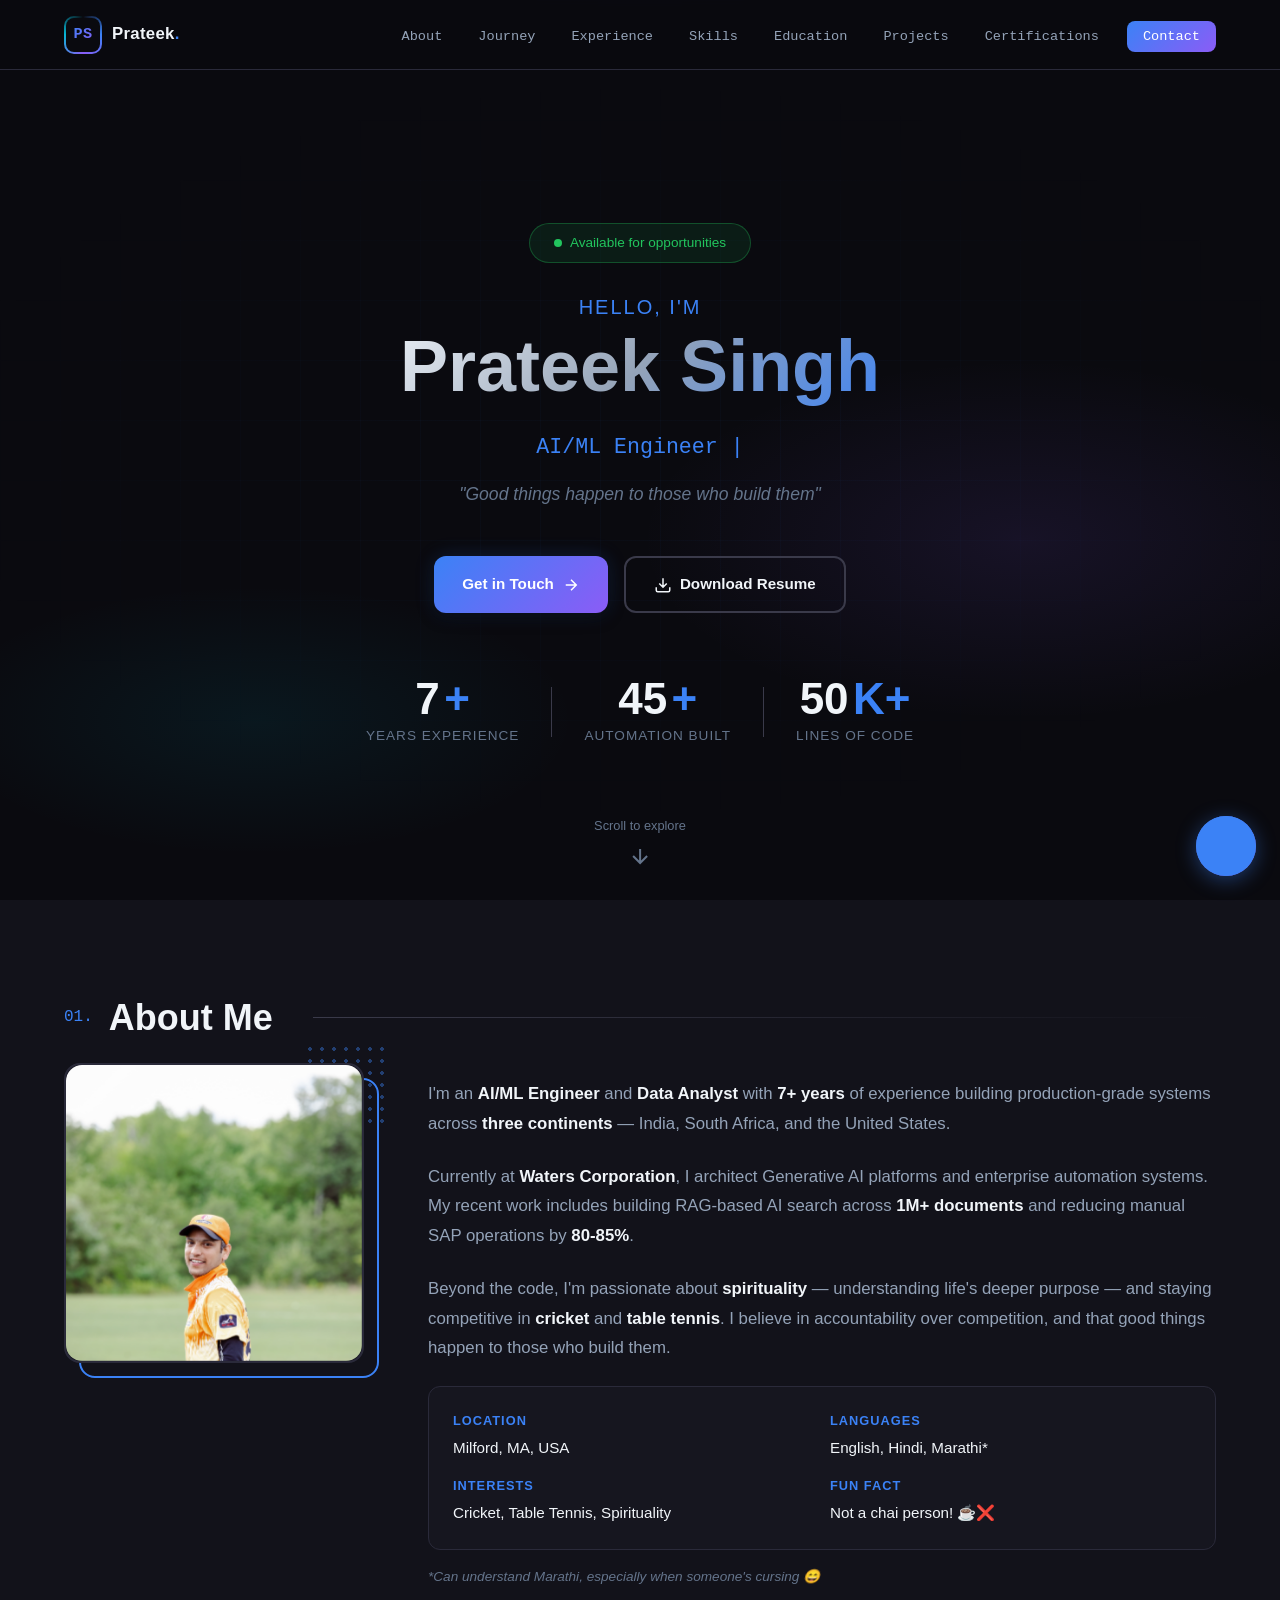
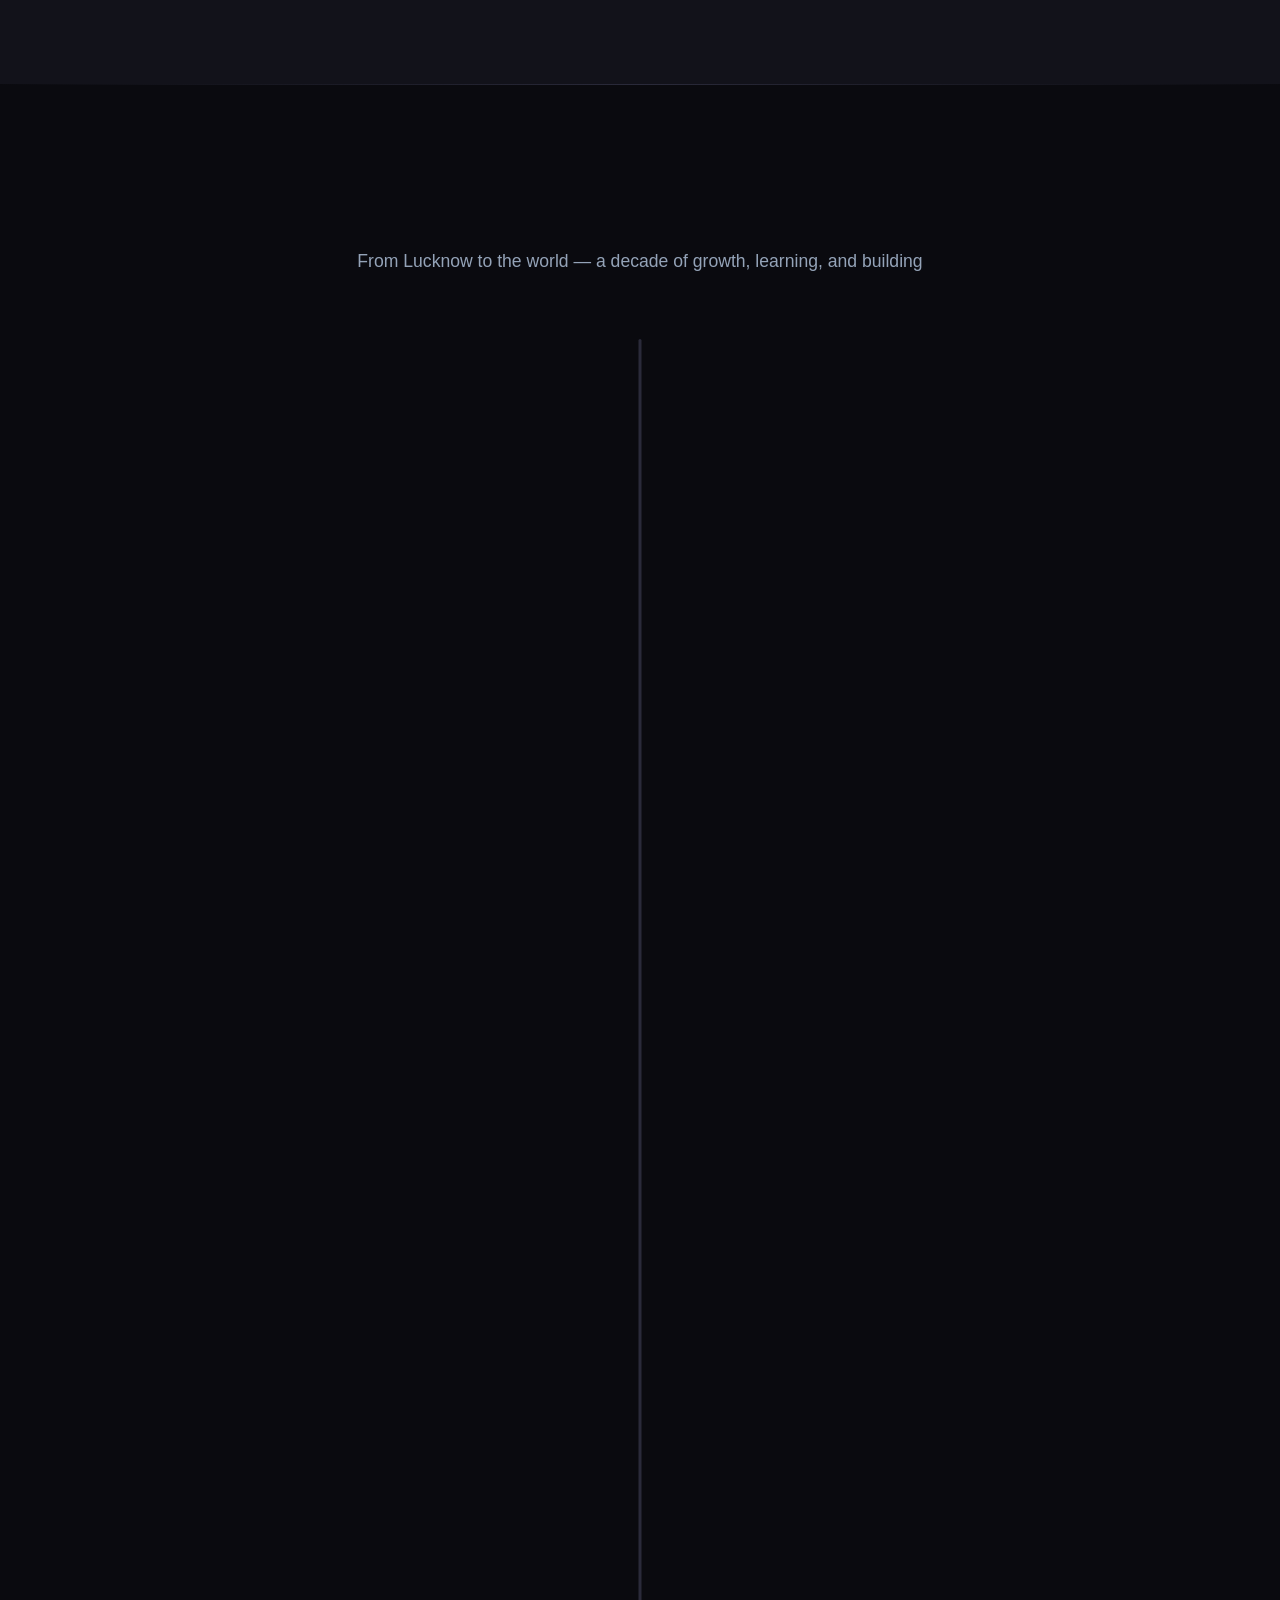
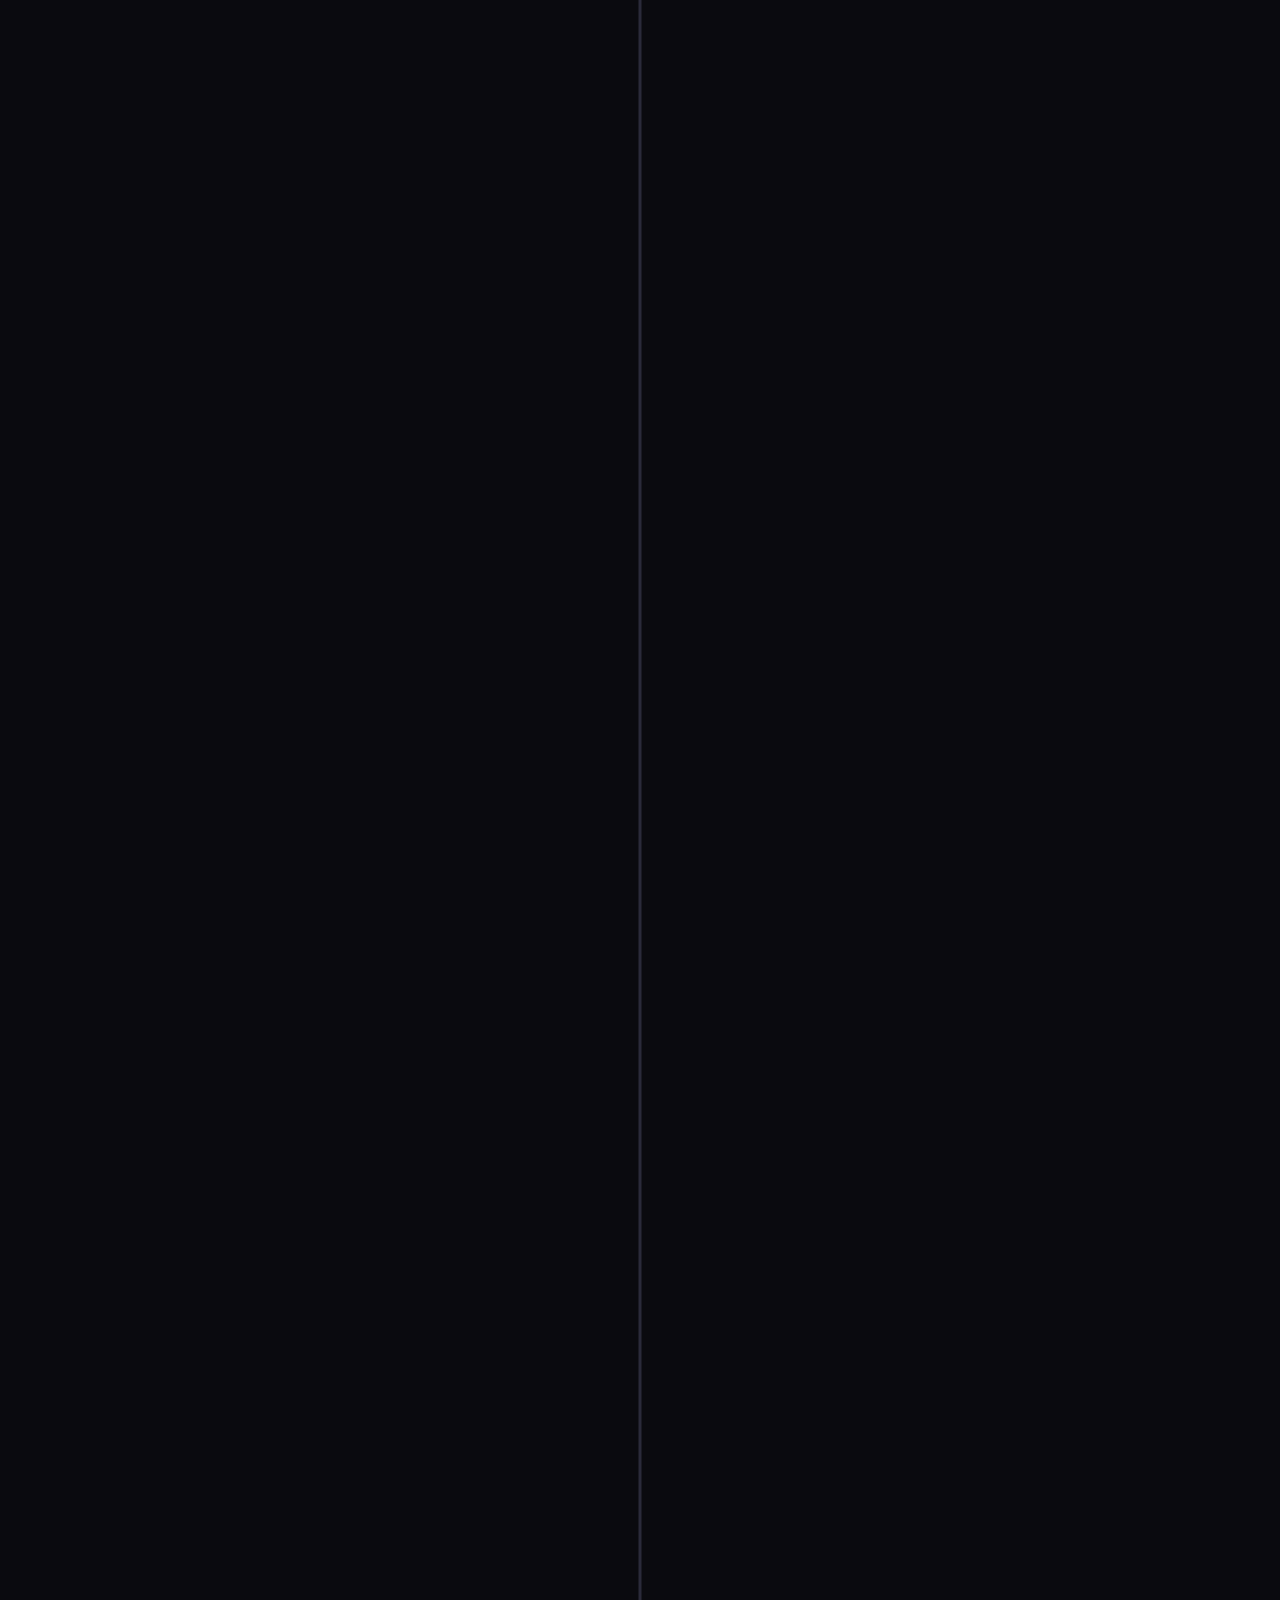
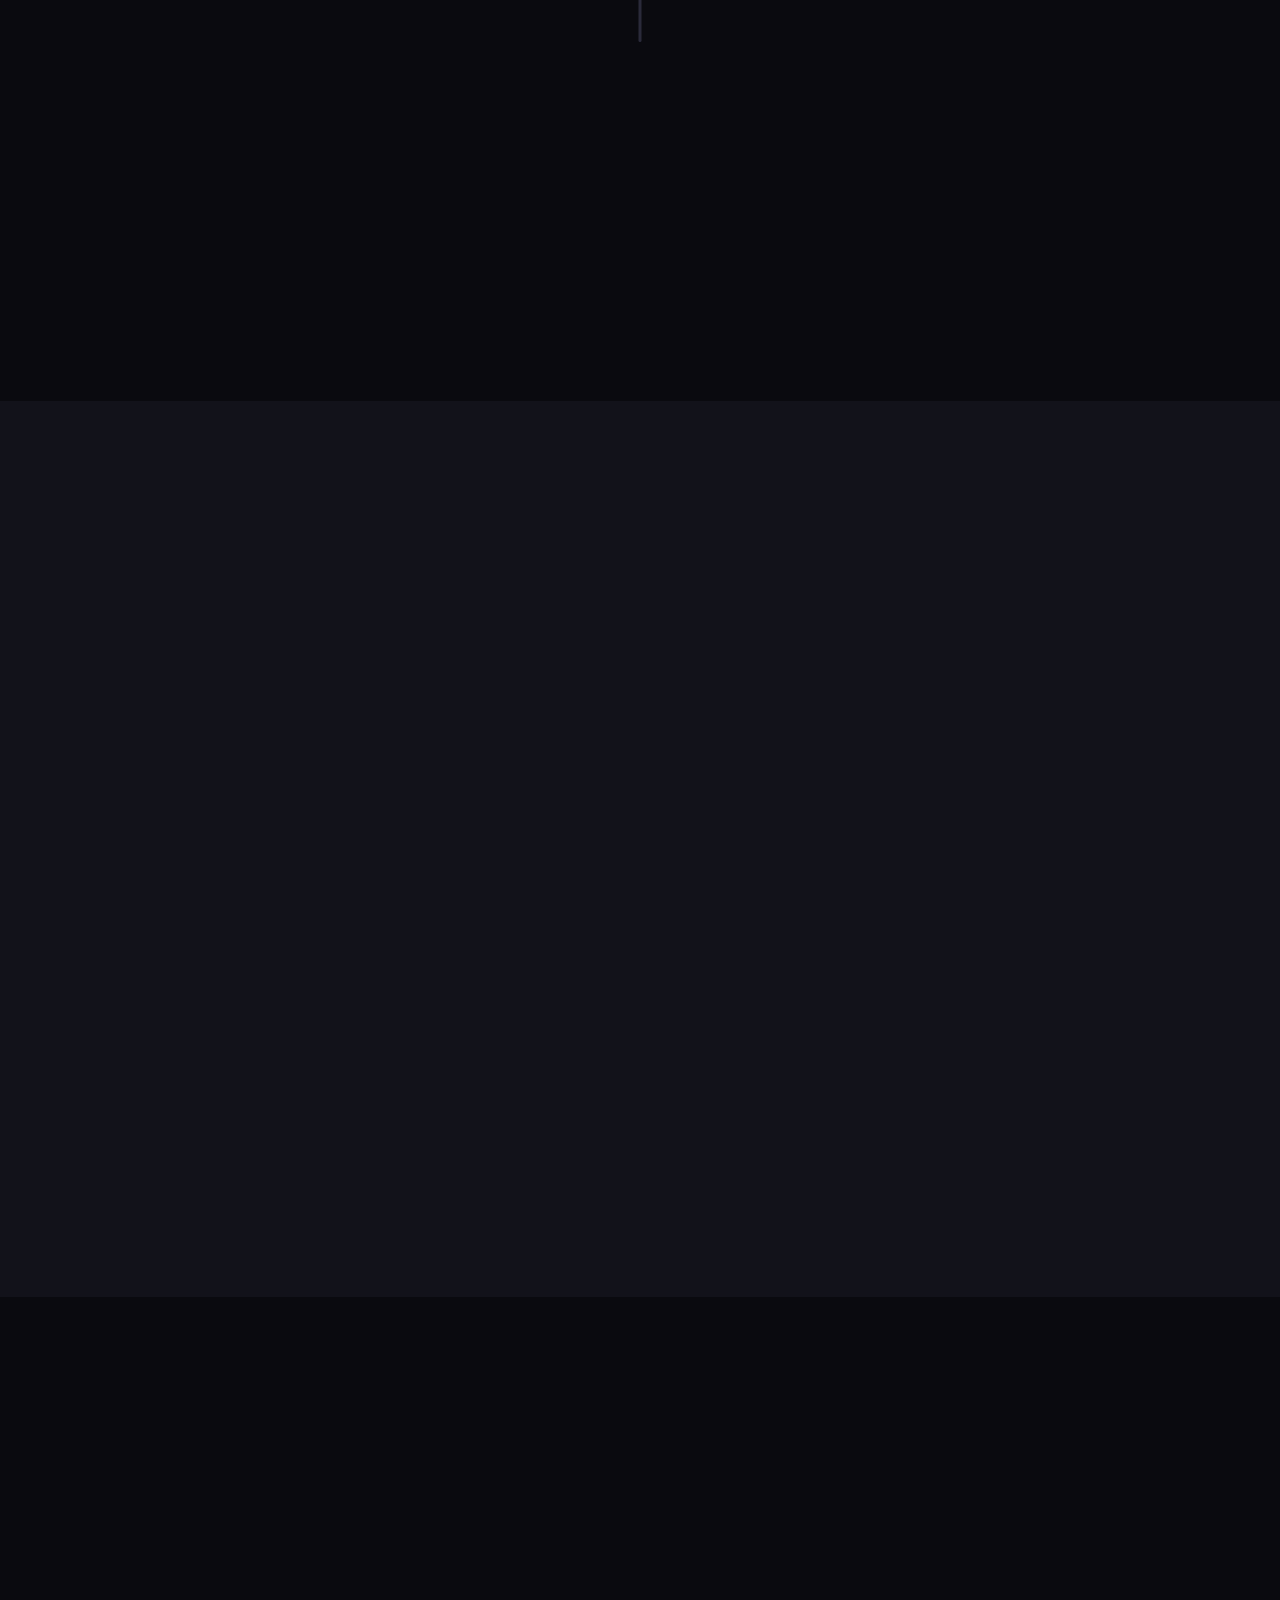
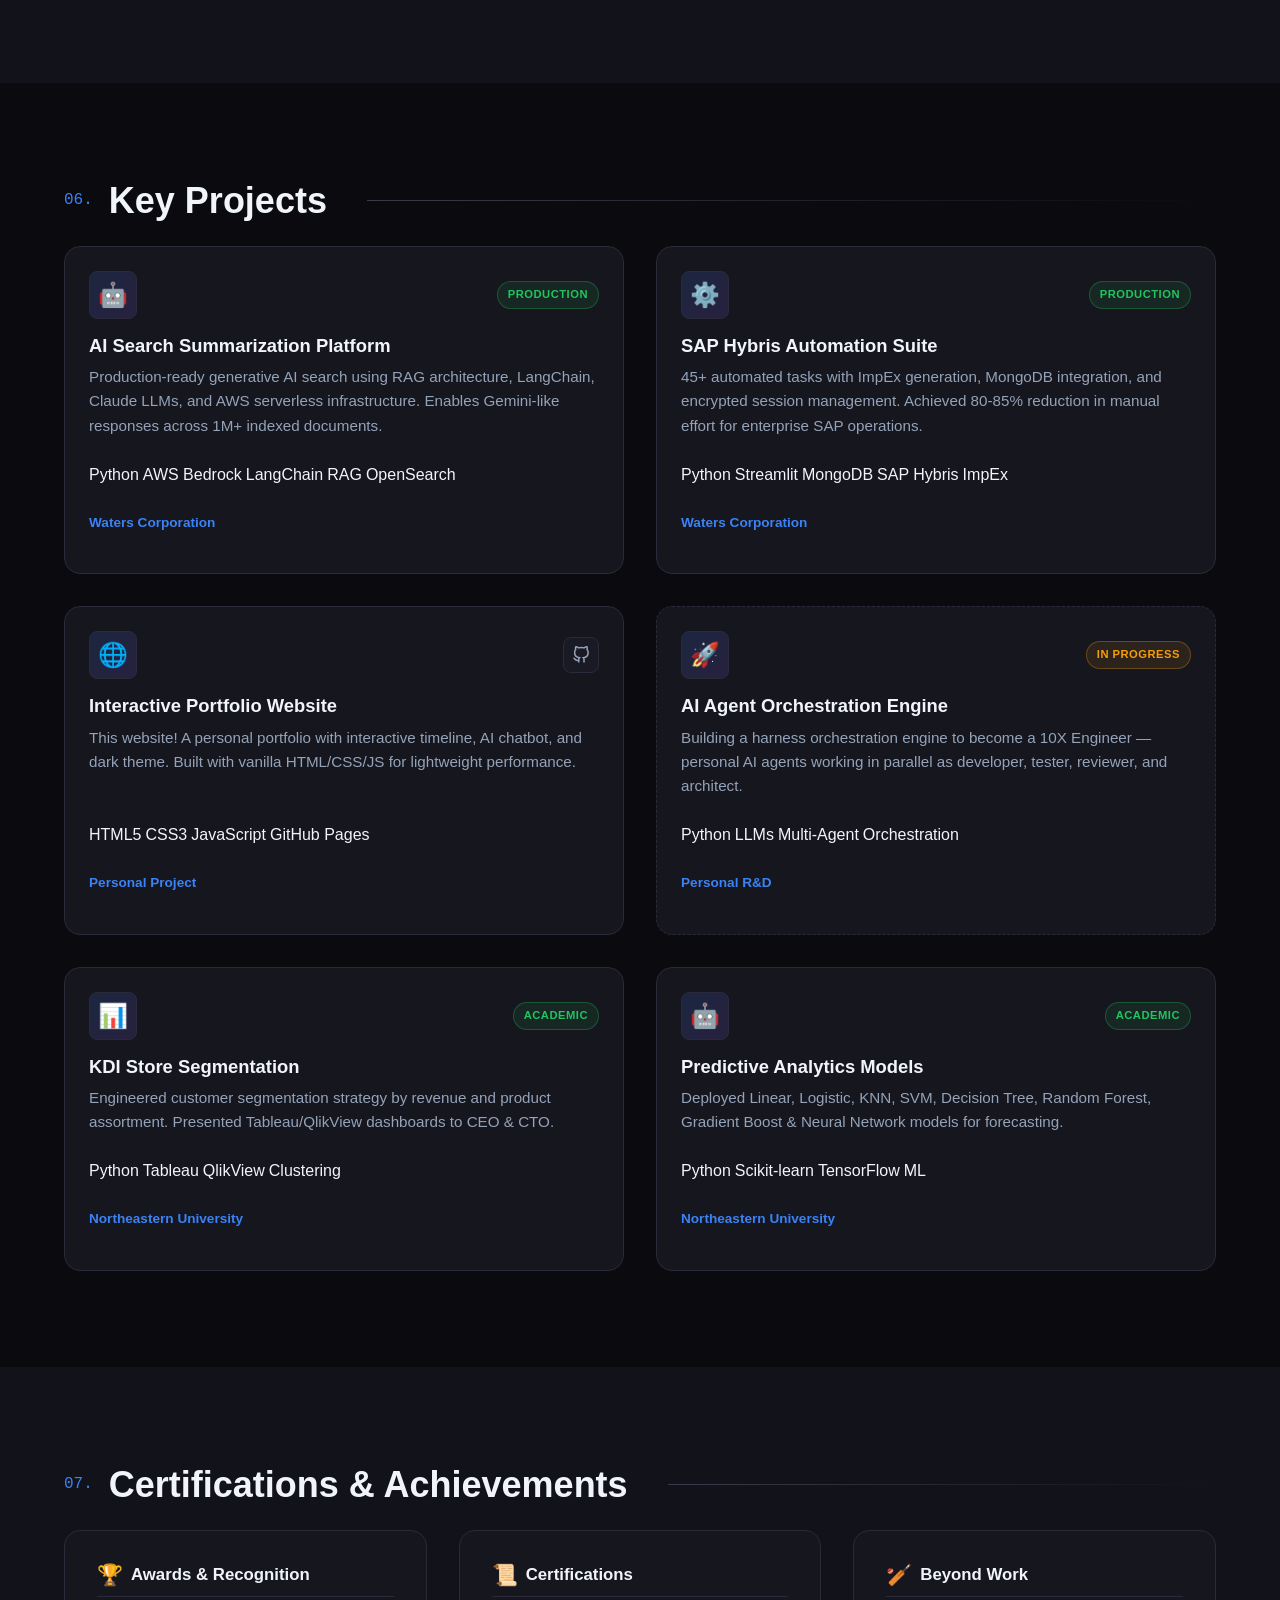
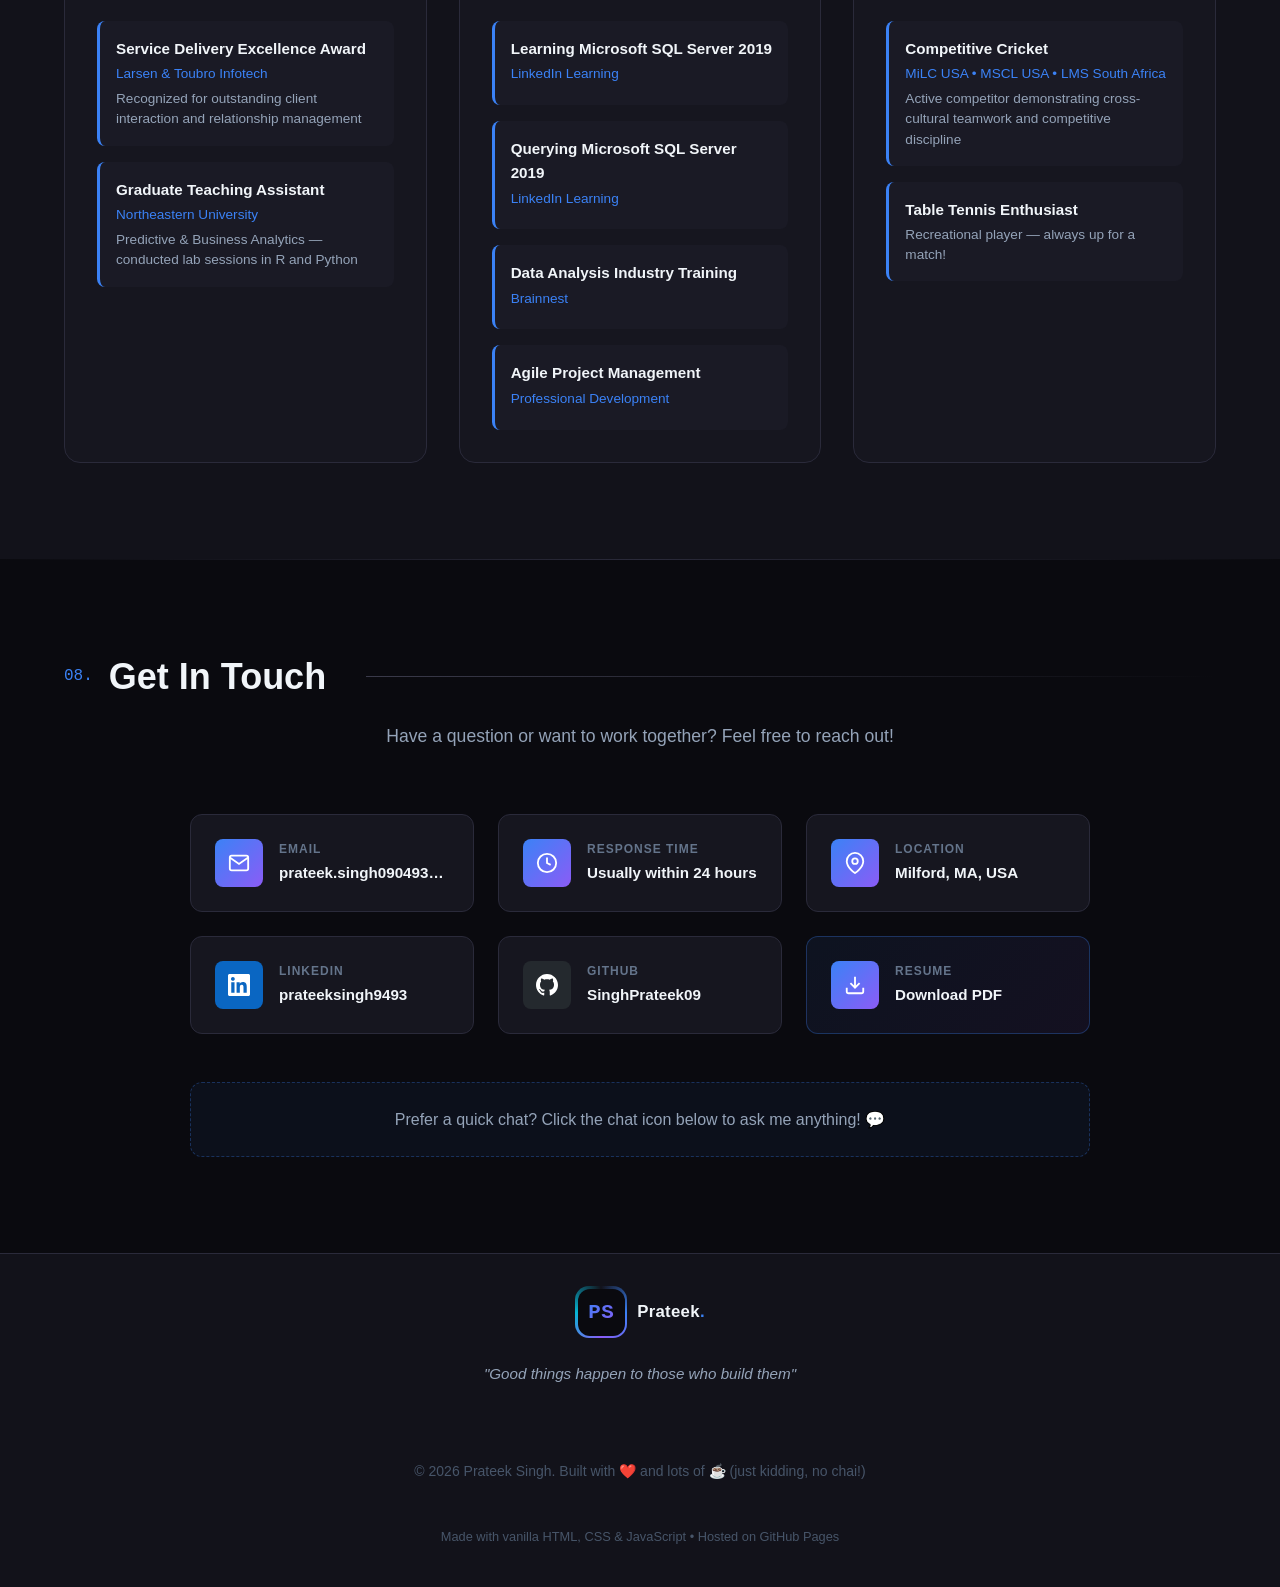
<file: index.html>
<!DOCTYPE html>
<html lang="en">
<head>
    <!-- Primary Meta Tags -->
    <meta charset="UTF-8">
    <meta name="viewport" content="width=device-width, initial-scale=1.0">
    <meta name="theme-color" content="#3b82f6">
    <meta name="description" content="Prateek Singh — AI/ML Engineer at Waters Corporation. 7+ years building production-grade GenAI platforms with Python, AWS Bedrock, LangChain, and RAG architecture across USA, South Africa, and India.">
    <meta name="keywords" content="Prateek Singh, AI Engineer, ML Engineer, Data Analyst, Python Developer, AWS Bedrock, LangChain, RAG, Generative AI, Northeastern University, Waters Corporation, Boston, Milford MA">
    <meta name="author" content="Prateek Singh">
    <meta name="robots" content="index, follow">
    <meta name="googlebot" content="index, follow">

    <!-- Canonical -->
    <link rel="canonical" href="https://prateek-singh-ai.github.io/">

    <!-- Open Graph / Facebook / LinkedIn -->
    <meta property="og:type" content="website">
    <meta property="og:url" content="https://prateek-singh-ai.github.io/">
    <meta property="og:title" content="Prateek Singh | AI/ML Engineer & Data Analyst">
    <meta property="og:description" content="Building production-grade Generative AI systems. 7+ years of experience across USA, South Africa & India. Currently architecting AI platforms at Waters Corporation.">
    <meta property="og:image" content="https://prateek-singh-ai.github.io/assets/og-preview.png">
    <meta property="og:image:width" content="1200">
    <meta property="og:image:height" content="630">
    <meta property="og:locale" content="en_US">
    <meta property="og:site_name" content="Prateek Singh Portfolio">

    <!-- Twitter -->
    <meta name="twitter:card" content="summary_large_image">
    <meta name="twitter:url" content="https://prateek-singh-ai.github.io/">
    <meta name="twitter:title" content="Prateek Singh | AI/ML Engineer">
    <meta name="twitter:description" content="Building production-grade GenAI systems. 7+ years across USA, South Africa & India.">
    <meta name="twitter:image" content="https://prateek-singh-ai.github.io/assets/og-preview.png">

    <!-- Security -->
    <meta http-equiv="Content-Security-Policy" content="default-src 'self'; script-src 'self' 'unsafe-inline'; style-src 'self' 'unsafe-inline' https://fonts.googleapis.com; font-src https://fonts.gstatic.com; img-src 'self' data: https:; connect-src 'self' https://generativelanguage.googleapis.com;">
    <meta http-equiv="X-Content-Type-Options" content="nosniff">
    <meta name="referrer" content="strict-origin-when-cross-origin">

    <title>Prateek Singh | AI/ML Engineer & Data Analyst</title>

    <!-- Favicon & PWA -->
    <link rel="icon" type="image/svg+xml" href="assets/favicon.svg">
    <link rel="manifest" href="site.webmanifest">

    <!-- Structured Data (JSON-LD for Google) -->
    <script type="application/ld+json">
    {
        "@context": "https://schema.org",
        "@type": "Person",
        "name": "Prateek Singh",
        "jobTitle": "AI/ML Engineer",
        "worksFor": {
            "@type": "Organization",
            "name": "Waters Corporation"
        },
        "alumniOf": [
            {
                "@type": "CollegeOrUniversity",
                "name": "Northeastern University"
            },
            {
                "@type": "CollegeOrUniversity",
                "name": "Bharati Vidyapeeth University"
            }
        ],
        "url": "https://prateek-singh-ai.github.io/",
        "sameAs": [
            "https://www.linkedin.com/in/prateeksingh9493/",
            "https://github.com/SinghPrateek09"
        ],
        "knowsAbout": ["Generative AI", "Machine Learning", "Python", "AWS", "LangChain", "RAG Architecture", "Data Engineering"],
        "address": {
            "@type": "PostalAddress",
            "addressLocality": "Milford",
            "addressRegion": "MA",
            "addressCountry": "USA"
        }
    }
    </script>

    <!-- Fonts -->
    <link rel="preconnect" href="https://fonts.googleapis.com">
    <link rel="preconnect" href="https://fonts.gstatic.com" crossorigin>
    <link href="https://fonts.googleapis.com/css2?family=Inter:wght@300;400;500;600;700;800&family=Fira+Code:wght@400;500&display=swap" rel="stylesheet">
    
    <!-- Styles -->
    <link rel="stylesheet" href="css/styles.css">
</head>
<body>
    <!-- ========== NAVIGATION ========== -->
    <nav class="navbar" id="navbar">
        <div class="nav-container">
            <a href="#hero" class="nav-logo" aria-label="Prateek Singh — Home">
                <span class="logo-mark">
                    <span class="logo-mark-text">PS</span>
                </span>
                <span class="logo-name">
                    Prateek<span class="logo-name-accent">.</span>
                </span>
            </a>
            <button class="nav-toggle" id="navToggle" aria-label="Toggle navigation">
                <span class="hamburger"></span>
            </button>
            <ul class="nav-menu" id="navMenu">
                <li><a href="#about" class="nav-link">About</a></li>
                <li><a href="#journey" class="nav-link">Journey</a></li>
                <li><a href="#experience" class="nav-link">Experience</a></li>
                <li><a href="#skills" class="nav-link">Skills</a></li>
                <li><a href="#education" class="nav-link">Education</a></li>
                <li><a href="#projects" class="nav-link">Projects</a></li>
                <li><a href="#certifications" class="nav-link">Certifications</a></li>
                <li><a href="#contact" class="nav-link nav-link-cta">Contact</a></li>
            </ul>
        </div>
    </nav>

    <!-- ========== HERO SECTION ========== -->
    <section class="hero" id="hero">
        <div class="hero-bg">
            <div class="hero-gradient"></div>
            <div class="hero-grid"></div>
        </div>
        <div class="hero-content">
            <div class="hero-badge">
                <span class="badge-dot"></span>
                Available for opportunities
            </div>
            <h1 class="hero-title">
                <span class="hero-greeting">Hello, I'm</span>
                <span class="hero-name">Prateek Singh</span>
            </h1>
            <div class="hero-subtitle">
                <span class="typing-text" id="typingText"></span>
                <span class="typing-cursor">|</span>
            </div>
            <p class="hero-tagline">"Good things happen to those who build them"</p>
            <div class="hero-cta">
                <a href="#contact" class="btn btn-primary">
                    <span>Get in Touch</span>
                    <svg class="btn-icon" viewBox="0 0 24 24" fill="none" stroke="currentColor" stroke-width="2">
                        <path d="M5 12h14M12 5l7 7-7 7"/>
                    </svg>
                </a>
                <a href="resume/Prateek_Singh_Resume.pdf" class="btn btn-secondary" download>
                    <svg class="btn-icon" viewBox="0 0 24 24" fill="none" stroke="currentColor" stroke-width="2">
                        <path d="M21 15v4a2 2 0 0 1-2 2H5a2 2 0 0 1-2-2v-4M7 10l5 5 5-5M12 15V3"/>
                    </svg>
                    <span>Download Resume</span>
                </a>
            </div>
            <div class="hero-stats">
                <div class="stat-item">
                    <span class="stat-number" data-count="7">0</span>
                    <span class="stat-suffix">+</span>
                    <span class="stat-label">Years Experience</span>
                </div>
                <div class="stat-divider"></div>
                <div class="stat-item">
                    <span class="stat-number" data-count="45">0</span>
                    <span class="stat-suffix">+</span>
                    <span class="stat-label">Automation Built</span>
                </div>
                <div class="stat-divider"></div>
                <div class="stat-item">
                    <span class="stat-number" data-count="50">0</span>
                    <span class="stat-suffix">K+</span>
                    <span class="stat-label">Lines of Code</span>
                </div>
            </div>
        </div>
        <a href="#about" class="scroll-indicator">
            <span>Scroll to explore</span>
            <div class="scroll-arrow">
                <svg viewBox="0 0 24 24" fill="none" stroke="currentColor" stroke-width="2">
                    <path d="M12 5v14M5 12l7 7 7-7"/>
                </svg>
            </div>
        </a>
    </section>

    <!-- ========== ABOUT SECTION ========== -->
    <section class="section about" id="about">
        <div class="container">
            <h2 class="section-title">
                <span class="section-number">01.</span>
                About Me
            </h2>
            <div class="about-grid">
                <div class="about-image">
                    <div class="image-wrapper">
                        <div class="image-placeholder" id="avatarPlaceholder">
                            <!-- Slideshow container -->
                            <div class="photo-slideshow" id="photoSlideshow">
                                <!-- Images injected by JS; SVG fallback shown if none -->
                                <svg viewBox="0 0 200 200" class="avatar-svg" id="avatarFallback">
                                    <defs>
                                        <linearGradient id="avatarGrad" x1="0%" y1="0%" x2="100%" y2="100%">
                                            <stop offset="0%" style="stop-color:#3b82f6"/>
                                            <stop offset="100%" style="stop-color:#8b5cf6"/>
                                        </linearGradient>
                                    </defs>
                                    <circle cx="100" cy="100" r="98" fill="url(#avatarGrad)" opacity="0.1"/>
                                    <circle cx="100" cy="85" r="35" fill="url(#avatarGrad)" opacity="0.6"/>
                                    <ellipse cx="100" cy="165" rx="55" ry="40" fill="url(#avatarGrad)" opacity="0.6"/>
                                    <text x="100" y="105" text-anchor="middle" fill="url(#avatarGrad)" font-size="48" font-weight="700" font-family="Inter">PS</text>
                                </svg>
                            </div>
                        </div>
                        <div class="image-border"></div>
                        <div class="image-dots"></div>
                    </div>
                </div>
                <div class="about-content">
                    <p class="about-text">
                        I'm an <strong>AI/ML Engineer</strong> and <strong>Data Analyst</strong> with <strong>7+ years</strong> of experience building production-grade systems across <strong>three continents</strong> — India, South Africa, and the United States.
                    </p>
                    <p class="about-text">
                        Currently at <strong>Waters Corporation</strong>, I architect Generative AI platforms and enterprise automation systems. My recent work includes building RAG-based AI search across <strong>1M+ documents</strong> and reducing manual SAP operations by <strong>80-85%</strong>.
                    </p>
                    <p class="about-text">
                        Beyond the code, I'm passionate about <strong>spirituality</strong> — understanding life's deeper purpose — and staying competitive in <strong>cricket</strong> and <strong>table tennis</strong>. I believe in accountability over competition, and that good things happen to those who build them.
                    </p>
                    <div class="about-details">
                        <div class="detail-item">
                            <span class="detail-label">Location</span>
                            <span class="detail-value">Milford, MA, USA</span>
                        </div>
                        <div class="detail-item">
                            <span class="detail-label">Languages</span>
                            <span class="detail-value">English, Hindi, Marathi*</span>
                        </div>
                        <div class="detail-item">
                            <span class="detail-label">Interests</span>
                            <span class="detail-value">Cricket, Table Tennis, Spirituality</span>
                        </div>
                        <div class="detail-item">
                            <span class="detail-label">Fun Fact</span>
                            <span class="detail-value">Not a chai person! ☕❌</span>
                        </div>
                    </div>
                    <p class="about-footnote">*Can understand Marathi, especially when someone's cursing 😄</p>
                </div>
            </div>
        </div>
    </section>

    <!-- ========== JOURNEY SECTION ========== -->
    <section class="section journey" id="journey">
        <div class="container">
            <h2 class="section-title">
                <span class="section-number">02.</span>
                Life Journey
            </h2>
            <p class="section-subtitle">From Lucknow to the world — a decade of growth, learning, and building</p>
            
            <div class="journey-timeline">
                <div class="timeline-track">
                    <div class="timeline-progress" id="timelineProgress"></div>
                </div>
                
                <div class="timeline-items">
                    <!-- 1993 - Born -->
                    <div class="timeline-item" data-year="1993">
                        <div class="timeline-marker">
                            <span class="marker-icon">👶</span>
                        </div>
                        <div class="timeline-card">
                            <div class="card-year">1993</div>
                            <h3 class="card-title">Born in Lucknow</h3>
                            <p class="card-location">
                                <svg class="icon-location" viewBox="0 0 24 24" fill="none" stroke="currentColor" stroke-width="2">
                                    <path d="M21 10c0 7-9 13-9 13s-9-6-9-13a9 9 0 0 1 18 0z"/>
                                    <circle cx="12" cy="10" r="3"/>
                                </svg>
                                Lucknow, Uttar Pradesh, India
                            </p>
                            <p class="card-description">The beginning of the journey in the city of Nawabs.</p>
                            <span class="card-flag">🇮🇳</span>
                        </div>
                    </div>

                    <!-- 2012 - Moved to Pune -->
                    <div class="timeline-item" data-year="2012">
                        <div class="timeline-marker">
                            <span class="marker-icon">🎓</span>
                        </div>
                        <div class="timeline-card">
                            <div class="card-year">2012</div>
                            <h3 class="card-title">Moved for B.Tech</h3>
                            <p class="card-location">
                                <svg class="icon-location" viewBox="0 0 24 24" fill="none" stroke="currentColor" stroke-width="2">
                                    <path d="M21 10c0 7-9 13-9 13s-9-6-9-13a9 9 0 0 1 18 0z"/>
                                    <circle cx="12" cy="10" r="3"/>
                                </svg>
                                Pune, Maharashtra, India
                            </p>
                            <p class="card-description">Started B.Tech in Electronics & Telecommunication at Bharati Vidyapeeth University.</p>
                            <span class="card-flag">🇮🇳</span>
                        </div>
                    </div>

                    <!-- 2016 - Graduated & Joined LTI -->
                    <div class="timeline-item" data-year="2016">
                        <div class="timeline-marker">
                            <span class="marker-icon">🎉</span>
                        </div>
                        <div class="timeline-card">
                            <div class="card-year">2016</div>
                            <h3 class="card-title">Graduated & Joined LTI</h3>
                            <p class="card-location">
                                <svg class="icon-location" viewBox="0 0 24 24" fill="none" stroke="currentColor" stroke-width="2">
                                    <path d="M21 10c0 7-9 13-9 13s-9-6-9-13a9 9 0 0 1 18 0z"/>
                                    <circle cx="12" cy="10" r="3"/>
                                </svg>
                                Chennai → Bangalore, India
                            </p>
                            <p class="card-description">Completed B.Tech, joined Larsen & Toubro Infotech. Training in Chennai (Sep-Nov), then first project in Bangalore.</p>
                            <span class="card-flag">🇮🇳</span>
                        </div>
                    </div>

                    <!-- 2017 - Mumbai & Pune -->
                    <div class="timeline-item" data-year="2017">
                        <div class="timeline-marker">
                            <span class="marker-icon">🔄</span>
                        </div>
                        <div class="timeline-card">
                            <div class="card-year">2017</div>
                            <h3 class="card-title">Mumbai & Back to Pune</h3>
                            <p class="card-location">
                                <svg class="icon-location" viewBox="0 0 24 24" fill="none" stroke="currentColor" stroke-width="2">
                                    <path d="M21 10c0 7-9 13-9 13s-9-6-9-13a9 9 0 0 1 18 0z"/>
                                    <circle cx="12" cy="10" r="3"/>
                                </svg>
                                Mumbai → Pune, India
                            </p>
                            <p class="card-description">Transferred to Mumbai for 6 months (Jun-Nov), then back to Pune office (Dec 2017 - Nov 2019).</p>
                            <span class="card-flag">🇮🇳</span>
                        </div>
                    </div>

                    <!-- 2019 - Johannesburg -->
                    <div class="timeline-item" data-year="2019">
                        <div class="timeline-marker">
                            <span class="marker-icon">✈️</span>
                        </div>
                        <div class="timeline-card">
                            <div class="card-year">2019</div>
                            <h3 class="card-title">Onsite — South Africa</h3>
                            <p class="card-location">
                                <svg class="icon-location" viewBox="0 0 24 24" fill="none" stroke="currentColor" stroke-width="2">
                                    <path d="M21 10c0 7-9 13-9 13s-9-6-9-13a9 9 0 0 1 18 0z"/>
                                    <circle cx="12" cy="10" r="3"/>
                                </svg>
                                Johannesburg, South Africa
                            </p>
                            <p class="card-description">International opportunity! Served as Point of Contact for Liberty Insurance for 1.5 years. First time living abroad.</p>
                            <span class="card-flag">🇿🇦</span>
                        </div>
                    </div>

                    <!-- 2021 - Masters at NEU -->
                    <div class="timeline-item" data-year="2021">
                        <div class="timeline-marker">
                            <span class="marker-icon">📚</span>
                        </div>
                        <div class="timeline-card">
                            <div class="card-year">2021</div>
                            <h3 class="card-title">Masters at Northeastern</h3>
                            <p class="card-location">
                                <svg class="icon-location" viewBox="0 0 24 24" fill="none" stroke="currentColor" stroke-width="2">
                                    <path d="M21 10c0 7-9 13-9 13s-9-6-9-13a9 9 0 0 1 18 0z"/>
                                    <circle cx="12" cy="10" r="3"/>
                                </svg>
                                Boston, MA, USA
                            </p>
                            <p class="card-description">Admitted to M.S. Analytics program at Northeastern University. New chapter in the United States!</p>
                            <span class="card-flag">🇺🇸</span>
                        </div>
                    </div>

                    <!-- 2023 - Graduated -->
                    <div class="timeline-item" data-year="2023">
                        <div class="timeline-marker">
                            <span class="marker-icon">🎓</span>
                        </div>
                        <div class="timeline-card">
                            <div class="card-year">2023</div>
                            <h3 class="card-title">Graduated — M.S. Analytics</h3>
                            <p class="card-location">
                                <svg class="icon-location" viewBox="0 0 24 24" fill="none" stroke="currentColor" stroke-width="2">
                                    <path d="M21 10c0 7-9 13-9 13s-9-6-9-13a9 9 0 0 1 18 0z"/>
                                    <circle cx="12" cy="10" r="3"/>
                                </svg>
                                Boston, MA, USA
                            </p>
                            <p class="card-description">Completed Masters with GPA 3.97/4.0. Concentration in Statistical Modeling & Mathematics.</p>
                            <span class="card-flag">🇺🇸</span>
                        </div>
                    </div>

                    <!-- 2023-24 - Job Search -->
                    <div class="timeline-item" data-year="2023-24">
                        <div class="timeline-marker">
                            <span class="marker-icon">🔨</span>
                        </div>
                        <div class="timeline-card">
                            <div class="card-year">2023-24</div>
                            <h3 class="card-title">Building & Searching</h3>
                            <p class="card-location">
                                <svg class="icon-location" viewBox="0 0 24 24" fill="none" stroke="currentColor" stroke-width="2">
                                    <path d="M21 10c0 7-9 13-9 13s-9-6-9-13a9 9 0 0 1 18 0z"/>
                                    <circle cx="12" cy="10" r="3"/>
                                </svg>
                                Boston Area, MA, USA
                            </p>
                            <p class="card-description">Worked with consultancies to stay sharp and gain hands-on experience while searching for full-time opportunities.</p>
                            <span class="card-flag">🇺🇸</span>
                        </div>
                    </div>

                    <!-- 2024 - MassDOT -->
                    <div class="timeline-item" data-year="2024a">
                        <div class="timeline-marker">
                            <span class="marker-icon">📊</span>
                        </div>
                        <div class="timeline-card">
                            <div class="card-year">Feb 2024</div>
                            <h3 class="card-title">Data Analyst @ MassDOT</h3>
                            <p class="card-location">
                                <svg class="icon-location" viewBox="0 0 24 24" fill="none" stroke="currentColor" stroke-width="2">
                                    <path d="M21 10c0 7-9 13-9 13s-9-6-9-13a9 9 0 0 1 18 0z"/>
                                    <circle cx="12" cy="10" r="3"/>
                                </svg>
                                Massachusetts, USA
                            </p>
                            <p class="card-description">Joined Massachusetts DOT via KForce as a consultant. Built data pipelines and Tableau dashboards for federal compliance.</p>
                            <span class="card-flag">🇺🇸</span>
                        </div>
                    </div>

                    <!-- 2024 - The Search -->
                    <div class="timeline-item" data-year="2024b">
                        <div class="timeline-marker">
                            <span class="marker-icon">🙏</span>
                        </div>
                        <div class="timeline-card">
                            <div class="card-year">Jun 2024</div>
                            <h3 class="card-title">5 Months of Faith</h3>
                            <p class="card-location">
                                <svg class="icon-location" viewBox="0 0 24 24" fill="none" stroke="currentColor" stroke-width="2">
                                    <path d="M21 10c0 7-9 13-9 13s-9-6-9-13a9 9 0 0 1 18 0z"/>
                                    <circle cx="12" cy="10" r="3"/>
                                </svg>
                                Massachusetts, USA
                            </p>
                            <p class="card-description">Left MassDOT after 4.5 months due to budget constraints. Five months of searching — landed the offer 3 days before grace period expired. God's plan! 🙏</p>
                            <span class="card-flag">🇺🇸</span>
                        </div>
                    </div>

                    <!-- 2024 - Waters -->
                    <div class="timeline-item active" data-year="2024c">
                        <div class="timeline-marker">
                            <span class="marker-icon">🌊</span>
                        </div>
                        <div class="timeline-card">
                            <div class="card-year">Nov 2024</div>
                            <h3 class="card-title">AI/ML Engineer @ Waters</h3>
                            <p class="card-location">
                                <svg class="icon-location" viewBox="0 0 24 24" fill="none" stroke="currentColor" stroke-width="2">
                                    <path d="M21 10c0 7-9 13-9 13s-9-6-9-13a9 9 0 0 1 18 0z"/>
                                    <circle cx="12" cy="10" r="3"/>
                                </svg>
                                Milford, MA, USA
                            </p>
                            <p class="card-description">Joined Waters Corporation! Building Generative AI platforms and enterprise automation. The journey continues... 🚀</p>
                            <span class="card-flag">🇺🇸</span>
                        </div>
                    </div>
                </div>
            </div>

            <!-- Journey Stats -->
            <div class="journey-stats">
                <div class="journey-stat">
                    <span class="journey-stat-icon">🌍</span>
                    <span class="journey-stat-number">3</span>
                    <span class="journey-stat-label">Countries</span>
                </div>
                <div class="journey-stat">
                    <span class="journey-stat-icon">🏙️</span>
                    <span class="journey-stat-number">8</span>
                    <span class="journey-stat-label">Cities</span>
                </div>
                <div class="journey-stat">
                    <span class="journey-stat-icon">📅</span>
                    <span class="journey-stat-number">12+</span>
                    <span class="journey-stat-label">Years of Growth</span>
                </div>
            </div>
        </div>
    </section>

    <!-- ========== EXPERIENCE SECTION ========== -->
    <section class="section experience" id="experience">
        <div class="container">
            <h2 class="section-title">
                <span class="section-number">03.</span>
                Professional Experience
            </h2>
            
            <div class="experience-timeline">
                <!-- Waters Corporation -->
                <div class="experience-card">
                    <div class="experience-header">
                        <div class="experience-header-left">
                            <div class="experience-company">
                                <div class="company-logo">W</div>
                                <div class="company-info">
                                    <h3>Waters Corporation</h3>
                                    <div class="location">
                                        <svg viewBox="0 0 24 24" width="14" height="14" fill="none" stroke="currentColor" stroke-width="2">
                                            <path d="M21 10c0 7-9 13-9 13s-9-6-9-13a9 9 0 0 1 18 0z"/>
                                            <circle cx="12" cy="10" r="3"/>
                                        </svg>
                                        Milford, MA
                                    </div>
                                </div>
                            </div>
                            <div class="experience-role">AI/ML Engineer</div>
                            <div class="experience-date">
                                <svg viewBox="0 0 24 24" width="14" height="14" fill="none" stroke="currentColor" stroke-width="2">
                                    <rect x="3" y="4" width="18" height="18" rx="2" ry="2"/>
                                    <line x1="16" y1="2" x2="16" y2="6"/>
                                    <line x1="8" y1="2" x2="8" y2="6"/>
                                    <line x1="3" y1="10" x2="21" y2="10"/>
                                </svg>
                                Nov 2024 – Present
                            </div>
                        </div>
                        <div class="experience-header-right">
                            <span class="experience-badge">Current</span>
                            <svg class="expand-icon" viewBox="0 0 24 24" fill="none" stroke="currentColor" stroke-width="2">
                                <polyline points="6 9 12 15 18 9"/>
                            </svg>
                        </div>
                    </div>
                    
                    <div class="experience-content">
                        <div class="experience-body">
                            <div class="project-group">
                                <div class="project-group-header">
                                    <span class="project-icon">🤖</span>
                                    <h4 class="project-group-title">AI Search & Generative AI Platform</h4>
                                </div>
                                <ul class="experience-list-items">
                                    <li>Built Python backend for <strong>AI-powered search summarization</strong> using <strong>AWS Bedrock, Claude LLMs, and RAG architecture</strong> with OpenSearch, enabling generative responses across <strong>1M+ indexed documents</strong></li>
                                    <li>Engineered <strong>AWS Lambda</strong> serverless LLM orchestration with real-time <strong>WebSocket streaming APIs</strong> for sub-second user experience</li>
                                    <li>Implemented <strong>content guardrails</strong>, <strong>RAGAS evaluation framework</strong>, and <strong>synthetic test data generation</strong> for AI quality assurance</li>
                                    <li>Created automated <strong>web crawling pipeline</strong> for continuous content ingestion into vector embeddings</li>
                                </ul>
                            </div>
                            
                            <div class="project-group">
                                <div class="project-group-header">
                                    <span class="project-icon">⚙️</span>
                                    <h4 class="project-group-title">SAP Hybris Automation Platform</h4>
                                </div>
                                <ul class="experience-list-items">
                                    <li>Architected automation platform reducing manual SAP operations from <strong>48–72 hrs to 12–15 hrs (~80-85% efficiency gain)</strong></li>
                                    <li>Developed <strong>45+ automated tasks</strong> across Finance, Customer Master, and Data Transformation playbooks handling <strong>1M+ B2B records</strong> via Python/Streamlit</li>
                                    <li>Built <strong>ImpEx generation engine</strong>, <strong>FlexibleSearch automation</strong>, <strong>MongoDB integration</strong> with PII masking, and encrypted session management</li>
                                </ul>
                            </div>
                            
                            <div class="project-tech">
                                <span class="project-tech-tag">Python</span>
                                <span class="project-tech-tag">AWS Bedrock</span>
                                <span class="project-tech-tag">Claude LLMs</span>
                                <span class="project-tech-tag">LangChain</span>
                                <span class="project-tech-tag">RAG</span>
                                <span class="project-tech-tag">OpenSearch</span>
                                <span class="project-tech-tag">Lambda</span>
                                <span class="project-tech-tag">Streamlit</span>
                                <span class="project-tech-tag">MongoDB</span>
                                <span class="project-tech-tag">SAP Hybris</span>
                            </div>
                        </div>
                    </div>
                </div>

                <!-- MassDOT -->
                <div class="experience-card">
                    <div class="experience-header">
                        <div class="experience-header-left">
                            <div class="experience-company">
                                <div class="company-logo">M</div>
                                <div class="company-info">
                                    <h3>MassDOT</h3>
                                    <div class="location">
                                        <svg viewBox="0 0 24 24" width="14" height="14" fill="none" stroke="currentColor" stroke-width="2">
                                            <path d="M21 10c0 7-9 13-9 13s-9-6-9-13a9 9 0 0 1 18 0z"/>
                                            <circle cx="12" cy="10" r="3"/>
                                        </svg>
                                        Massachusetts, USA
                                    </div>
                                </div>
                            </div>
                            <div class="experience-role">Data Analyst</div>
                            <div class="experience-date">
                                <svg viewBox="0 0 24 24" width="14" height="14" fill="none" stroke="currentColor" stroke-width="2">
                                    <rect x="3" y="4" width="18" height="18" rx="2" ry="2"/>
                                    <line x1="16" y1="2" x2="16" y2="6"/>
                                    <line x1="8" y1="2" x2="8" y2="6"/>
                                    <line x1="3" y1="10" x2="21" y2="10"/>
                                </svg>
                                Feb 2024 – Jun 2024
                            </div>
                        </div>
                        <div class="experience-header-right">
                            <span class="experience-badge past">Past</span>
                            <svg class="expand-icon" viewBox="0 0 24 24" fill="none" stroke="currentColor" stroke-width="2">
                                <polyline points="6 9 12 15 18 9"/>
                            </svg>
                        </div>
                    </div>

                    <div class="experience-content">
                        <div class="experience-body">
                            <div class="project-group">
                                <div class="project-group-header">
                                    <span class="project-icon">📊</span>
                                    <h4 class="project-group-title">Federal Compliance Data Analytics</h4>
                                </div>
                                <ul class="experience-list-items">
                                    <li>Built <strong>automated data pipelines</strong> using SQL and Python to extract and analyze CDLIS/SPEXS transaction data from the <strong>ATLAS database</strong>, reducing manual processing by <strong>50%</strong></li>
                                    <li>Analyzed <strong>AAMVA CD31 response times</strong> and <strong>CDLIS error patterns</strong>, delivering prioritized remediation recommendations to OOS Unit leadership</li>
                                    <li>Built <strong>Tableau dashboards</strong> visualizing transaction volumes, error trends, and timeliness compliance against <strong>FMCSA standards</strong>, improving stakeholder decision-making by <strong>35%</strong></li>
                                    <li>Supported <strong>legacy-to-SPEXS migration</strong> — validated data integrity, developed reconciliation scripts, and profiled ATLAS records for data quality</li>
                                    <li>Automated <strong>federal compliance reporting</strong> reducing manual effort by <strong>40%</strong> and ensuring timely AAMVA regulatory submissions</li>
                                </ul>
                            </div>
                            
                            <div class="project-tech">
                                <span class="project-tech-tag">Python</span>
                                <span class="project-tech-tag">SQL</span>
                                <span class="project-tech-tag">Tableau</span>
                                <span class="project-tech-tag">ETL Pipelines</span>
                                <span class="project-tech-tag">Data Analysis</span>
                                <span class="project-tech-tag">ATLAS Database</span>
                            </div>
                        </div>
                    </div>
                </div>

                <!-- LTI -->
                <div class="experience-card">
                    <div class="experience-header">
                        <div class="experience-header-left">
                            <div class="experience-company">
                                <div class="company-logo">L</div>
                                <div class="company-info">
                                    <h3>Larsen & Toubro Infotech (LTI)</h3>
                                    <div class="location">
                                        <svg viewBox="0 0 24 24" width="14" height="14" fill="none" stroke="currentColor" stroke-width="2">
                                            <path d="M21 10c0 7-9 13-9 13s-9-6-9-13a9 9 0 0 1 18 0z"/>
                                            <circle cx="12" cy="10" r="3"/>
                                        </svg>
                                        India & Johannesburg, South Africa
                                    </div>
                                </div>
                            </div>
                            <div class="experience-role">Integration Consultant → Sr. Data Engineer → Data Analyst</div>
                            <div class="experience-date">
                                <svg viewBox="0 0 24 24" width="14" height="14" fill="none" stroke="currentColor" stroke-width="2">
                                    <rect x="3" y="4" width="18" height="18" rx="2" ry="2"/>
                                    <line x1="16" y1="2" x2="16" y2="6"/>
                                    <line x1="8" y1="2" x2="8" y2="6"/>
                                    <line x1="3" y1="10" x2="21" y2="10"/>
                                </svg>
                                Sep 2016 – Jul 2021
                            </div>
                        </div>
                        <div class="experience-header-right">
                            <span class="experience-badge past">International</span>
                            <svg class="expand-icon" viewBox="0 0 24 24" fill="none" stroke="currentColor" stroke-width="2">
                                <polyline points="6 9 12 15 18 9"/>
                            </svg>
                        </div>
                    </div>

                    <div class="experience-content">
                        <div class="experience-body">
                            <!-- Sub-role: Integration Data Analyst -->
                            <div class="sub-role">
                                <h4 class="sub-role-title">Integration Data Analyst</h4>
                                <p class="sub-role-context">Johannesburg, South Africa — Client: Liberty Insurance (Point of Contact, 1.5 years)</p>
                                <ul class="experience-list-items">
                                    <li>Served as <strong>Point of Contact</strong> for Liberty Insurance, managing client delivery, Scrum facilitation, and building dashboards that boosted SLA turnaround by <strong>15%</strong></li>
                                    <li>Constructed and revamped <strong>30+ SQL Jobs and Stored Procedures</strong> for production-grade automation</li>
                                    <li>Connected <strong>SQL databases with RStudio</strong> using knitr, DBI, and RSQLite libraries for data analysis and BI delivery</li>
                                </ul>
                            </div>
                            
                            <!-- Sub-role: Senior Integration Data Engineer -->
                            <div class="sub-role">
                                <h4 class="sub-role-title">Senior Integration Data Engineer</h4>
                                <p class="sub-role-context">Johannesburg, South Africa — Client: Liberty Insurance</p>
                                <ul class="experience-list-items">
                                    <li>Developed <strong>data mapping and migration scripts</strong> for <strong>25+ applications</strong>, enhancing client operations by <strong>30%</strong></li>
                                    <li>Implemented <strong>Azure DevOps CI/CD Pipeline</strong> increasing team efficiency by <strong>75%</strong></li>
                                    <li>Led <strong>BizTalk migration</strong> (2010 → 2016), increasing system functionality and productivity by <strong>50%</strong></li>
                                </ul>
                            </div>
                            
                            <!-- Sub-role: Integration Consultant -->
                            <div class="sub-role">
                                <h4 class="sub-role-title">Integration Consultant</h4>
                                <p class="sub-role-context">India — Client: OKQ8</p>
                                <ul class="experience-list-items">
                                    <li>Estimated migration scope for <strong>850+ BizTalk applications</strong>, proposing design optimizations reducing cost by <strong>18%</strong></li>
                                    <li>Analyzed business requirements for <strong>70+ interfaces</strong>, generating revenue exceeding <strong>$700,000</strong></li>
                                    <li>Automated <strong>Incident Management</strong> via ServiceNow, enhancing support turnaround by <strong>90%</strong></li>
                                    <li>Trained <strong>8 cross-functional team members</strong> and documented SOPs, improving support efficiency by <strong>57%</strong></li>
                                </ul>
                            </div>
                            
                            <div class="project-tech">
                                <span class="project-tech-tag">SQL Server</span>
                                <span class="project-tech-tag">Azure DevOps</span>
                                <span class="project-tech-tag">BizTalk</span>
                                <span class="project-tech-tag">R</span>
                                <span class="project-tech-tag">CI/CD</span>
                                <span class="project-tech-tag">ServiceNow</span>
                                <span class="project-tech-tag">Data Migration</span>
                            </div>
                        </div>
                    </div>
                </div>
            </div>
        </div>
    </section>

    <!-- ========== SKILLS SECTION ========== -->
    <section class="section skills" id="skills">
        <div class="container">
            <h2 class="section-title">
                <span class="section-number">04.</span>
                Technical Skills
            </h2>
            
            <div class="skills-container">
                <!-- AI/ML & GenAI -->
                <div class="skill-category">
                    <div class="skill-category-header">
                        <span class="skill-category-icon">🤖</span>
                        <h3 class="skill-category-title">AI/ML & GenAI</h3>
                    </div>
                    <div class="skill-tags">
                        <span class="skill-tag">LangChain</span>
                        <span class="skill-tag">RAG Architecture</span>
                        <span class="skill-tag">Prompt Engineering</span>
                        <span class="skill-tag">Claude LLMs</span>
                        <span class="skill-tag">Amazon Bedrock</span>
                        <span class="skill-tag">Titan Embeddings</span>
                        <span class="skill-tag">OpenSearch Vector DB</span>
                        <span class="skill-tag">RAGAS Evaluation</span>
                        <span class="skill-tag">Content Guardrails</span>
                    </div>
                </div>

                <!-- Cloud & Infrastructure -->
                <div class="skill-category">
                    <div class="skill-category-header">
                        <span class="skill-category-icon">☁️</span>
                        <h3 class="skill-category-title">Cloud & Infrastructure</h3>
                    </div>
                    <div class="skill-tags">
                        <span class="skill-tag">AWS Lambda</span>
                        <span class="skill-tag">AWS Bedrock</span>
                        <span class="skill-tag">S3</span>
                        <span class="skill-tag">API Gateway</span>
                        <span class="skill-tag">CloudWatch</span>
                        <span class="skill-tag">SageMaker</span>
                        <span class="skill-tag">EC2</span>
                        <span class="skill-tag">Serverless Architecture</span>
                        <span class="skill-tag">Boto3</span>
                        <span class="skill-tag">Azure DevOps</span>
                        <span class="skill-tag">CI/CD</span>
                    </div>
                </div>

                <!-- Languages -->
                <div class="skill-category">
                    <div class="skill-category-header">
                        <span class="skill-category-icon">💻</span>
                        <h3 class="skill-category-title">Languages</h3>
                    </div>
                    <div class="skill-tags">
                        <span class="skill-tag primary">Python</span>
                        <span class="skill-tag">SQL (T-SQL, PL/pgSQL)</span>
                        <span class="skill-tag">R</span>
                        <span class="skill-tag">Groovy</span>
                    </div>
                </div>

                <!-- Data & Databases -->
                <div class="skill-category">
                    <div class="skill-category-header">
                        <span class="skill-category-icon">🗄️</span>
                        <h3 class="skill-category-title">Data & Databases</h3>
                    </div>
                    <div class="skill-tags">
                        <span class="skill-tag">MongoDB</span>
                        <span class="skill-tag">PostgreSQL</span>
                        <span class="skill-tag">MySQL</span>
                        <span class="skill-tag">SQL Server</span>
                        <span class="skill-tag">OpenSearch</span>
                        <span class="skill-tag">Data Modeling</span>
                        <span class="skill-tag">ETL/ELT Pipelines</span>
                    </div>
                </div>

                <!-- Frameworks & Tools -->
                <div class="skill-category">
                    <div class="skill-category-header">
                        <span class="skill-category-icon">🛠️</span>
                        <h3 class="skill-category-title">Frameworks & Tools</h3>
                    </div>
                    <div class="skill-tags">
                        <span class="skill-tag">Streamlit</span>
                        <span class="skill-tag">Pandas</span>
                        <span class="skill-tag">NumPy</span>
                        <span class="skill-tag">Scikit-learn</span>
                        <span class="skill-tag">TensorFlow</span>
                        <span class="skill-tag">BeautifulSoup</span>
                        <span class="skill-tag">WebSocket APIs</span>
                        <span class="skill-tag">REST APIs</span>
                    </div>
                </div>

                <!-- Visualization -->
                <div class="skill-category">
                    <div class="skill-category-header">
                        <span class="skill-category-icon">📊</span>
                        <h3 class="skill-category-title">Visualization & SAP</h3>
                    </div>
                    <div class="skill-tags">
                        <span class="skill-tag">Tableau</span>
                        <span class="skill-tag">Power BI</span>
                        <span class="skill-tag">Matplotlib</span>
                        <span class="skill-tag">SAP Hybris</span>
                        <span class="skill-tag">HAC</span>
                        <span class="skill-tag">ImpEx</span>
                        <span class="skill-tag">FlexibleSearch</span>
                    </div>
                </div>
            </div>

            <!-- Favorite Tools -->
            <div class="favorite-tools">
                <h3 class="favorite-title">
                    <span class="heart-icon">❤️</span>
                    What I Love Working With
                </h3>
                <div class="favorite-list">
                    <div class="favorite-item">
                        <span class="favorite-icon">🐍</span>
                        <span class="favorite-name">Python</span>
                    </div>
                    <div class="favorite-item">
                        <span class="favorite-icon">📈</span>
                        <span class="favorite-name">Data Analysis</span>
                    </div>
                    <div class="favorite-item">
                        <span class="favorite-icon">🎨</span>
                        <span class="favorite-name">GUI Development</span>
                    </div>
                    <div class="favorite-item">
                        <span class="favorite-icon">✨</span>
                        <span class="favorite-name">Vibe Coding</span>
                    </div>
                    <div class="favorite-item">
                        <span class="favorite-icon">🤖</span>
                        <span class="favorite-name">AI/ML Engineering</span>
                    </div>
                </div>
            </div>
        </div>
    </section>

    <!-- ========== EDUCATION SECTION ========== -->
    <section class="section education" id="education">
        <div class="container">
            <h2 class="section-title">
                <span class="section-number">05.</span>
                Education
            </h2>
            
            <div class="education-grid">
                <!-- Northeastern -->
                <div class="education-card">
                    <div class="education-icon">
                        <svg viewBox="0 0 24 24" fill="none" stroke="currentColor" stroke-width="2">
                            <path d="M22 10v6M2 10l10-5 10 5-10 5z"/>
                            <path d="M6 12v5c3 3 9 3 12 0v-5"/>
                        </svg>
                    </div>
                    <div class="edu-content">
                        <h3 class="education-degree">Master of Science in Analytics</h3>
                        <div class="education-school">Northeastern University</div>
                        <div class="education-location">Boston, MA, USA</div>
                        <div class="education-year">2021 – 2023</div>
                        <div class="education-details">
                            <span class="education-detail">
                                <strong>Concentration:</strong> Statistical Modeling & Mathematics
                            </span>
                            <span class="education-gpa">
                                <strong>GPA:</strong> 3.97 / 4.0
                            </span>
                        </div>
                        <div class="education-highlight">
                            <span class="highlight-badge">🎓 Graduate Teaching Assistant</span>
                            <p>Predictive & Business Analytics — conducted lab sessions in R and Python</p>
                        </div>
                    </div>
                </div>

                <!-- BVP -->
                <div class="education-card">
                    <div class="education-icon">
                        <svg viewBox="0 0 24 24" fill="none" stroke="currentColor" stroke-width="2">
                            <path d="M22 10v6M2 10l10-5 10 5-10 5z"/>
                            <path d="M6 12v5c3 3 9 3 12 0v-5"/>
                        </svg>
                    </div>
                    <div class="edu-content">
                        <h3 class="education-degree">Bachelor of Technology</h3>
                        <div class="education-major">Electronics & Telecommunication Engineering</div>
                        <div class="education-school">Bharati Vidyapeeth University College of Engineering</div>
                        <div class="education-location">Pune, India</div>
                        <div class="education-year">2012 – 2016</div>
                    </div>
                </div>
            </div>
        </div>
    </section>

    <!-- ========== PROJECTS SECTION ========== -->
    <section class="section projects" id="projects">
        <div class="container">
            <h2 class="section-title">
                <span class="section-number">06.</span>
                Key Projects
            </h2>
            
            <div class="projects-grid">
                <!-- AI Search Platform -->
                <div class="project-card">
                    <div class="project-header">
                        <span class="project-icon">🤖</span>
                        <div class="project-links">
                            <span class="project-badge">Production</span>
                        </div>
                    </div>
                    <h3 class="project-title">AI Search Summarization Platform</h3>
                    <p class="project-description">
                        Production-ready generative AI search using RAG architecture, LangChain, Claude LLMs, and AWS serverless infrastructure. Enables Gemini-like responses across 1M+ indexed documents.
                    </p>
                    <div class="project-tech">
                        <span>Python</span>
                        <span>AWS Bedrock</span>
                        <span>LangChain</span>
                        <span>RAG</span>
                        <span>OpenSearch</span>
                    </div>
                    <div class="project-company">Waters Corporation</div>
                </div>

                <!-- SAP Automation -->
                <div class="project-card">
                    <div class="project-header">
                        <span class="project-icon">⚙️</span>
                        <div class="project-links">
                            <span class="project-badge">Production</span>
                        </div>
                    </div>
                    <h3 class="project-title">SAP Hybris Automation Suite</h3>
                    <p class="project-description">
                        45+ automated tasks with ImpEx generation, MongoDB integration, and encrypted session management. Achieved 80-85% reduction in manual effort for enterprise SAP operations.
                    </p>
                    <div class="project-tech">
                        <span>Python</span>
                        <span>Streamlit</span>
                        <span>MongoDB</span>
                        <span>SAP Hybris</span>
                        <span>ImpEx</span>
                    </div>
                    <div class="project-company">Waters Corporation</div>
                </div>

                <!-- Portfolio Website -->
                <div class="project-card">
                    <div class="project-header">
                        <span class="project-icon">🌐</span>
                        <div class="project-links">
                            <a href="https://github.com/SinghPrateek09" class="project-link" target="_blank" rel="noopener">
                                <svg viewBox="0 0 24 24" fill="none" stroke="currentColor" stroke-width="2">
                                    <path d="M9 19c-5 1.5-5-2.5-7-3m14 6v-3.87a3.37 3.37 0 0 0-.94-2.61c3.14-.35 6.44-1.54 6.44-7A5.44 5.44 0 0 0 20 4.77 5.07 5.07 0 0 0 19.91 1S18.73.65 16 2.48a13.38 13.38 0 0 0-7 0C6.27.65 5.09 1 5.09 1A5.07 5.07 0 0 0 5 4.77a5.44 5.44 0 0 0-1.5 3.78c0 5.42 3.3 6.61 6.44 7A3.37 3.37 0 0 0 9 18.13V22"/>
                                </svg>
                            </a>
                        </div>
                    </div>
                    <h3 class="project-title">Interactive Portfolio Website</h3>
                    <p class="project-description">
                        This website! A personal portfolio with interactive timeline, AI chatbot, and dark theme. Built with vanilla HTML/CSS/JS for lightweight performance.
                    </p>
                    <div class="project-tech">
                        <span>HTML5</span>
                        <span>CSS3</span>
                        <span>JavaScript</span>
                        <span>GitHub Pages</span>
                    </div>
                    <div class="project-company">Personal Project</div>
                </div>

                <!-- Harness Orchestration -->
                <div class="project-card wip">
                    <div class="project-header">
                        <span class="project-icon">🚀</span>
                        <div class="project-links">
                            <span class="project-badge wip">In Progress</span>
                        </div>
                    </div>
                    <h3 class="project-title">AI Agent Orchestration Engine</h3>
                    <p class="project-description">
                        Building a harness orchestration engine to become a 10X Engineer — personal AI agents working in parallel as developer, tester, reviewer, and architect.
                    </p>
                    <div class="project-tech">
                        <span>Python</span>
                        <span>LLMs</span>
                        <span>Multi-Agent</span>
                        <span>Orchestration</span>
                    </div>
                    <div class="project-company">Personal R&D</div>
                </div>

                <!-- KDI Segmentation -->
                <div class="project-card">
                    <div class="project-header">
                        <span class="project-icon">📊</span>
                        <div class="project-links">
                            <span class="project-badge">Academic</span>
                        </div>
                    </div>
                    <h3 class="project-title">KDI Store Segmentation</h3>
                    <p class="project-description">
                        Engineered customer segmentation strategy by revenue and product assortment. Presented Tableau/QlikView dashboards to CEO & CTO.
                    </p>
                    <div class="project-tech">
                        <span>Python</span>
                        <span>Tableau</span>
                        <span>QlikView</span>
                        <span>Clustering</span>
                    </div>
                    <div class="project-company">Northeastern University</div>
                </div>

                <!-- Predictive Analytics -->
                <div class="project-card">
                    <div class="project-header">
                        <span class="project-icon">🤖</span>
                        <div class="project-links">
                            <span class="project-badge">Academic</span>
                        </div>
                    </div>
                    <h3 class="project-title">Predictive Analytics Models</h3>
                    <p class="project-description">
                        Deployed Linear, Logistic, KNN, SVM, Decision Tree, Random Forest, Gradient Boost & Neural Network models for forecasting.
                    </p>
                    <div class="project-tech">
                        <span>Python</span>
                        <span>Scikit-learn</span>
                        <span>TensorFlow</span>
                        <span>ML</span>
                    </div>
                    <div class="project-company">Northeastern University</div>
                </div>
            </div>
        </div>
    </section>

    <!-- ========== CERTIFICATIONS SECTION ========== -->
    <section class="section certifications" id="certifications">
        <div class="container">
            <h2 class="section-title">
                <span class="section-number">07.</span>
                Certifications & Achievements
            </h2>
            
            <div class="certs-grid">
                <!-- Awards -->
                <div class="cert-category">
                    <h3 class="cert-category-title">
                        <span class="cert-icon">🏆</span>
                        Awards & Recognition
                    </h3>
                    <div class="cert-items">
                        <div class="cert-item">
                            <div class="cert-name">Service Delivery Excellence Award</div>
                            <div class="cert-issuer">Larsen & Toubro Infotech</div>
                            <div class="cert-desc">Recognized for outstanding client interaction and relationship management</div>
                        </div>
                        <div class="cert-item">
                            <div class="cert-name">Graduate Teaching Assistant</div>
                            <div class="cert-issuer">Northeastern University</div>
                            <div class="cert-desc">Predictive & Business Analytics — conducted lab sessions in R and Python</div>
                        </div>
                    </div>
                </div>

                <!-- Certifications -->
                <div class="cert-category">
                    <h3 class="cert-category-title">
                        <span class="cert-icon">📜</span>
                        Certifications
                    </h3>
                    <div class="cert-items">
                        <div class="cert-item">
                            <div class="cert-name">Learning Microsoft SQL Server 2019</div>
                            <div class="cert-issuer">LinkedIn Learning</div>
                        </div>
                        <div class="cert-item">
                            <div class="cert-name">Querying Microsoft SQL Server 2019</div>
                            <div class="cert-issuer">LinkedIn Learning</div>
                        </div>
                        <div class="cert-item">
                            <div class="cert-name">Data Analysis Industry Training</div>
                            <div class="cert-issuer">Brainnest</div>
                        </div>
                        <div class="cert-item">
                            <div class="cert-name">Agile Project Management</div>
                            <div class="cert-issuer">Professional Development</div>
                        </div>
                    </div>
                </div>

                <!-- Extracurricular -->
                <div class="cert-category">
                    <h3 class="cert-category-title">
                        <span class="cert-icon">🏏</span>
                        Beyond Work
                    </h3>
                    <div class="cert-items">
                        <div class="cert-item">
                            <div class="cert-name">Competitive Cricket</div>
                            <div class="cert-issuer">MiLC USA • MSCL USA • LMS South Africa</div>
                            <div class="cert-desc">Active competitor demonstrating cross-cultural teamwork and competitive discipline</div>
                        </div>
                        <div class="cert-item">
                            <div class="cert-name">Table Tennis Enthusiast</div>
                            <div class="cert-desc">Recreational player — always up for a match!</div>
                        </div>
                    </div>
                </div>
            </div>
        </div>
    </section>

    <!-- ========== CONTACT SECTION ========== -->
    <section class="section contact" id="contact">
        <div class="container">
            <h2 class="section-title">
                <span class="section-number">08.</span>
                Get In Touch
            </h2>
            <p class="section-subtitle">
                Have a question or want to work together? Feel free to reach out!
            </p>

            <div class="contact-content">
                <div class="contact-info-grid">
                    <!-- Email -->
                    <a href="mailto:prateek.singh090493@gmail.com" class="contact-card">
                        <div class="contact-icon">
                            <svg viewBox="0 0 24 24" fill="none" stroke="currentColor" stroke-width="2">
                                <path d="M4 4h16c1.1 0 2 .9 2 2v12c0 1.1-.9 2-2 2H4c-1.1 0-2-.9-2-2V6c0-1.1.9-2 2-2z"/>
                                <polyline points="22,6 12,13 2,6"/>
                            </svg>
                        </div>
                        <div class="contact-details">
                            <span class="contact-label">Email</span>
                            <span class="contact-value">prateek.singh090493@gmail.com</span>
                        </div>
                    </a>

                    <!-- Calendly badge widget begin -->
                    <div class="contact-card">
                        <div class="contact-icon">
                            <svg viewBox="0 0 24 24" fill="none" stroke="currentColor" stroke-width="2">
                                <circle cx="12" cy="12" r="10"/>
                                <polyline points="12 6 12 12 16 14"/>
                            </svg>
                        </div>
                        <div class="contact-details">
                            <span class="contact-label">Response Time</span>
                            <span class="contact-value">Usually within 24 hours</span>
                        </div>
                    </div>

                    <!-- Location -->
                    <div class="contact-card">
                        <div class="contact-icon">
                            <svg viewBox="0 0 24 24" fill="none" stroke="currentColor" stroke-width="2">
                                <path d="M21 10c0 7-9 13-9 13s-9-6-9-13a9 9 0 0 1 18 0z"/>
                                <circle cx="12" cy="10" r="3"/>
                            </svg>
                        </div>
                        <div class="contact-details">
                            <span class="contact-label">Location</span>
                            <span class="contact-value">Milford, MA, USA</span>
                        </div>
                    </div>

                    <!-- LinkedIn -->
                    <a href="https://www.linkedin.com/in/prateeksingh9493/" target="_blank" rel="noopener noreferrer" class="contact-card">
                        <div class="contact-icon linkedin">
                            <svg viewBox="0 0 24 24" fill="currentColor">
                                <path d="M20.447 20.452h-3.554v-5.569c0-1.328-.027-3.037-1.852-3.037-1.853 0-2.136 1.445-2.136 2.939v5.667H9.351V9h3.414v1.561h.046c.477-.9 1.637-1.85 3.37-1.85 3.601 0 4.267 2.37 4.267 5.455v6.286zM5.337 7.433c-1.144 0-2.063-.926-2.063-2.065 0-1.138.92-2.063 2.063-2.063 1.14 0 2.064.925 2.064 2.063 0 1.139-.925 2.065-2.064 2.065zm1.782 13.019H3.555V9h3.564v11.452zM22.225 0H1.771C.792 0 0 .774 0 1.729v20.542C0 23.227.792 24 1.771 24h20.451C23.2 24 24 23.227 24 22.271V1.729C24 .774 23.2 0 22.222 0h.003z"/>
                            </svg>
                        </div>
                        <div class="contact-details">
                            <span class="contact-label">LinkedIn</span>
                            <span class="contact-value">prateeksingh9493</span>
                        </div>
                    </a>

                    <!-- GitHub -->
                    <a href="https://github.com/SinghPrateek09" target="_blank" rel="noopener noreferrer" class="contact-card">
                        <div class="contact-icon github">
                            <svg viewBox="0 0 24 24" fill="currentColor">
                                <path d="M12 0c-6.626 0-12 5.373-12 12 0 5.302 3.438 9.8 8.207 11.387.599.111.793-.261.793-.577v-2.234c-3.338.726-4.033-1.416-4.033-1.416-.546-1.387-1.333-1.756-1.333-1.756-1.089-.745.083-.729.083-.729 1.205.084 1.839 1.237 1.839 1.237 1.07 1.834 2.807 1.304 3.492.997.107-.775.418-1.305.762-1.604-2.665-.305-5.467-1.334-5.467-5.931 0-1.311.469-2.381 1.236-3.221-.124-.303-.535-1.524.117-3.176 0 0 1.008-.322 3.301 1.23.957-.266 1.983-.399 3.003-.404 1.02.005 2.047.138 3.006.404 2.291-1.552 3.297-1.23 3.297-1.23.653 1.653.242 2.874.118 3.176.77.84 1.235 1.911 1.235 3.221 0 4.609-2.807 5.624-5.479 5.921.43.372.823 1.102.823 2.222v3.293c0 .319.192.694.801.576 4.765-1.589 8.199-6.086 8.199-11.386 0-6.627-5.373-12-12-12z"/>
                            </svg>
                        </div>
                        <div class="contact-details">
                            <span class="contact-label">GitHub</span>
                            <span class="contact-value">SinghPrateek09</span>
                        </div>
                    </a>

                    <!-- Resume Download -->
                    <a href="resume/Prateek_Singh_Resume.pdf" download class="contact-card download">
                        <div class="contact-icon">
                            <svg viewBox="0 0 24 24" fill="none" stroke="currentColor" stroke-width="2">
                                <path d="M21 15v4a2 2 0 0 1-2 2H5a2 2 0 0 1-2-2v-4"/>
                                <polyline points="7 10 12 15 17 10"/>
                                <line x1="12" y1="15" x2="12" y2="3"/>
                            </svg>
                        </div>
                        <div class="contact-details">
                            <span class="contact-label">Resume</span>
                            <span class="contact-value">Download PDF</span>
                        </div>
                    </a>
                </div>

                <!-- CTA -->
                <div class="contact-cta">
                    <p>Prefer a quick chat? Click the chat icon below to ask me anything! 💬</p>
                </div>
            </div>
        </div>
    </section>

    <!-- ========== FOOTER ========== -->
    <footer class="footer">
        <div class="container">
            <div class="footer-content">
                <div class="footer-logo">
                    <span class="logo-mark logo-mark-lg">
                        <span class="logo-mark-text">PS</span>
                    </span>
                    <span class="logo-name">
                        Prateek<span class="logo-name-accent">.</span>
                    </span>
                </div>
                <p class="footer-tagline">"Good things happen to those who build them"</p>
                <div class="footer-social">
                    <a href="https://www.linkedin.com/in/prateeksingh9493/" target="_blank" rel="noopener noreferrer" aria-label="LinkedIn">
                        <svg viewBox="0 0 24 24" fill="currentColor">
                            <path d="M20.447 20.452h-3.554v-5.569c0-1.328-.027-3.037-1.852-3.037-1.853 0-2.136 1.445-2.136 2.939v5.667H9.351V9h3.414v1.561h.046c.477-.9 1.637-1.85 3.37-1.85 3.601 0 4.267 2.37 4.267 5.455v6.286zM5.337 7.433c-1.144 0-2.063-.926-2.063-2.065 0-1.138.92-2.063 2.063-2.063 1.14 0 2.064.925 2.064 2.063 0 1.139-.925 2.065-2.064 2.065zm1.782 13.019H3.555V9h3.564v11.452zM22.225 0H1.771C.792 0 0 .774 0 1.729v20.542C0 23.227.792 24 1.771 24h20.451C23.2 24 24 23.227 24 22.271V1.729C24 .774 23.2 0 22.222 0h.003z"/>
                        </svg>
                    </a>
                    <a href="https://github.com/SinghPrateek09" target="_blank" rel="noopener noreferrer" aria-label="GitHub">
                        <svg viewBox="0 0 24 24" fill="currentColor">
                            <path d="M12 0c-6.626 0-12 5.373-12 12 0 5.302 3.438 9.8 8.207 11.387.599.111.793-.261.793-.577v-2.234c-3.338.726-4.033-1.416-4.033-1.416-.546-1.387-1.333-1.756-1.333-1.756-1.089-.745.083-.729.083-.729 1.205.084 1.839 1.237 1.839 1.237 1.07 1.834 2.807 1.304 3.492.997.107-.775.418-1.305.762-1.604-2.665-.305-5.467-1.334-5.467-5.931 0-1.311.469-2.381 1.236-3.221-.124-.303-.535-1.524.117-3.176 0 0 1.008-.322 3.301 1.23.957-.266 1.983-.399 3.003-.404 1.02.005 2.047.138 3.006.404 2.291-1.552 3.297-1.23 3.297-1.23.653 1.653.242 2.874.118 3.176.77.84 1.235 1.911 1.235 3.221 0 4.609-2.807 5.624-5.479 5.921.43.372.823 1.102.823 2.222v3.293c0 .319.192.694.801.576 4.765-1.589 8.199-6.086 8.199-11.386 0-6.627-5.373-12-12-12z"/>
                        </svg>
                    </a>
                    <a href="mailto:prateek.singh090493@gmail.com" aria-label="Email">
                        <svg viewBox="0 0 24 24" fill="none" stroke="currentColor" stroke-width="2">
                            <path d="M4 4h16c1.1 0 2 .9 2 2v12c0 1.1-.9 2-2 2H4c-1.1 0-2-.9-2-2V6c0-1.1.9-2 2-2z"/>
                            <polyline points="22,6 12,13 2,6"/>
                        </svg>
                    </a>
                </div>
                <p class="footer-copyright">
                    © <span id="currentYear">2024</span> Prateek Singh. Built with ❤️ and lots of ☕ (just kidding, no chai!)
                </p>
                <p class="footer-tech">
                    Made with vanilla HTML, CSS & JavaScript • Hosted on GitHub Pages
                </p>
            </div>
        </div>
    </footer>

    <!-- ========== Scroll Progress Bar ========== -->
    <div id="scrollProgress"></div>

    <!-- ========== Back to Top Button ========== -->
    <button id="backToTop" class="scroll-top" aria-label="Back to top">
        <svg viewBox="0 0 24 24" fill="none" stroke="currentColor" stroke-width="2">
            <path d="M12 19V5M5 12l7-7 7 7"/>
        </svg>
    </button>

    <!-- ========== SCRIPTS ========== -->
    <!-- Knowledge base MUST load first -->
    <script src="js/knowledge.js"></script>
    <!-- Chatbot depends on knowledge.js -->
    <script src="js/chatbot.js"></script>
    <!-- Main site functionality -->
    <script src="js/main.js"></script>
</body>
</html>
</file>
<file: css/styles.css>
/* ============================================
   PRATEEK SINGH - PORTFOLIO STYLES
   ============================================ */

/* ===== CSS VARIABLES ===== */
:root {
    /* Colors - Dark Theme */
    --bg-primary: #0a0a0f;
    --bg-secondary: #12121a;
    --bg-tertiary: #1a1a25;
    --bg-card: #16161f;
    --bg-card-hover: #1e1e2a;
    
    /* Accent Colors */
    --accent-primary: #3b82f6;
    --accent-secondary: #8b5cf6;
    --accent-tertiary: #06b6d4;
    --accent-gradient: linear-gradient(135deg, var(--accent-primary) 0%, var(--accent-secondary) 100%);
    --accent-gradient-hover: linear-gradient(135deg, var(--accent-secondary) 0%, var(--accent-primary) 100%);
    
    /* Text Colors */
    --text-primary: #f1f5f9;
    --text-secondary: #94a3b8;
    --text-tertiary: #64748b;
    --text-muted: #475569;
    
    /* Border Colors */
    --border-primary: #2a2a3a;
    --border-secondary: #3a3a4a;
    --border-accent: rgba(59, 130, 246, 0.3);
    
    /* Status Colors */
    --success: #22c55e;
    --warning: #f59e0b;
    --error: #ef4444;
    
    /* Shadows */
    --shadow-sm: 0 2px 8px rgba(0, 0, 0, 0.3);
    --shadow-md: 0 4px 16px rgba(0, 0, 0, 0.4);
    --shadow-lg: 0 8px 32px rgba(0, 0, 0, 0.5);
    --shadow-glow: 0 0 30px rgba(59, 130, 246, 0.15);
    --shadow-glow-strong: 0 0 50px rgba(59, 130, 246, 0.25);
    
    /* Typography */
    --font-primary: 'Inter', -apple-system, BlinkMacSystemFont, 'Segoe UI', sans-serif;
    --font-mono: 'Fira Code', 'Consolas', monospace;
    
    /* Spacing */
    --spacing-xs: 0.25rem;
    --spacing-sm: 0.5rem;
    --spacing-md: 1rem;
    --spacing-lg: 1.5rem;
    --spacing-xl: 2rem;
    --spacing-2xl: 3rem;
    --spacing-3xl: 4rem;
    --spacing-4xl: 6rem;
    
    /* Border Radius */
    --radius-sm: 4px;
    --radius-md: 8px;
    --radius-lg: 12px;
    --radius-xl: 16px;
    --radius-2xl: 24px;
    --radius-full: 9999px;
    
    /* Transitions */
    --transition-fast: 150ms ease;
    --transition-base: 250ms ease;
    --transition-slow: 400ms ease;
    --transition-bounce: 500ms cubic-bezier(0.68, -0.55, 0.265, 1.55);
    
    /* Z-Index Scale */
    --z-base: 1;
    --z-dropdown: 100;
    --z-sticky: 200;
    --z-fixed: 300;
    --z-modal: 400;
    --z-tooltip: 500;
    --z-max: 9999;
    
    /* Container */
    --container-max: 1200px;
    --container-padding: 1.5rem;
    
    /* Navbar */
    --navbar-height: 70px;
}

/* ===== RESET & BASE ===== */
*,
*::before,
*::after {
    margin: 0;
    padding: 0;
    box-sizing: border-box;
}

html {
    scroll-behavior: smooth;
    scroll-padding-top: var(--navbar-height);
    -webkit-font-smoothing: antialiased;
    -moz-osx-font-smoothing: grayscale;
}

body {
    font-family: var(--font-primary);
    font-size: 16px;
    line-height: 1.6;
    color: var(--text-primary);
    background-color: var(--bg-primary);
    overflow-x: hidden;
    min-height: 100vh;
}

/* Selection */
::selection {
    background-color: var(--accent-primary);
    color: var(--text-primary);
}

/* Scrollbar */
::-webkit-scrollbar {
    width: 10px;
    height: 10px;
}

::-webkit-scrollbar-track {
    background: var(--bg-secondary);
}

::-webkit-scrollbar-thumb {
    background: var(--border-secondary);
    border-radius: var(--radius-full);
    border: 2px solid var(--bg-secondary);
}

::-webkit-scrollbar-thumb:hover {
    background: var(--accent-primary);
}

/* ===== SCROLL PROGRESS BAR ===== */
#scrollProgress {
    position: fixed;
    top: 0;
    left: 0;
    height: 3px;
    width: 0;
    background: linear-gradient(90deg, var(--accent-primary), var(--accent-secondary));
    z-index: var(--z-max);
    transition: width 0.1s ease-out;
    pointer-events: none;
}


/* Focus Styles */
:focus-visible {
    outline: 2px solid var(--accent-primary);
    outline-offset: 2px;
}

/* ===== TYPOGRAPHY ===== */
h1, h2, h3, h4, h5, h6 {
    font-weight: 700;
    line-height: 1.2;
    color: var(--text-primary);
}

h1 { font-size: clamp(2.5rem, 5vw, 4rem); }
h2 { font-size: clamp(1.75rem, 3vw, 2.5rem); }
h3 { font-size: clamp(1.25rem, 2vw, 1.5rem); }
h4 { font-size: clamp(1.1rem, 1.5vw, 1.25rem); }

p {
    color: var(--text-secondary);
    margin-bottom: var(--spacing-md);
}

a {
    color: var(--accent-primary);
    text-decoration: none;
    transition: color var(--transition-fast);
}

a:hover {
    color: var(--accent-secondary);
}

strong {
    color: var(--text-primary);
    font-weight: 600;
}

/* ===== UTILITY CLASSES ===== */
.container {
    width: 100%;
    max-width: var(--container-max);
    margin: 0 auto;
    padding: 0 var(--container-padding);
}

.section {
    padding: var(--spacing-section, var(--spacing-4xl)) 0;
    position: relative;
}

.section-title {
    font-size: clamp(1.75rem, 3vw, 2.25rem);
    font-weight: 700;
    margin-bottom: var(--spacing-lg);
    display: flex;
    align-items: center;
    gap: var(--spacing-md);
}

.section-number {
    font-family: var(--font-mono);
    font-size: 1rem;
    font-weight: 500;
    color: var(--accent-primary);
}

.section-title::after {
    content: '';
    flex: 1;
    height: 1px;
    background: linear-gradient(90deg, var(--border-secondary) 0%, transparent 100%);
    margin-left: var(--spacing-lg);
}

/* ===== BUTTONS ===== */
.btn {
    display: inline-flex;
    align-items: center;
    justify-content: center;
    gap: var(--spacing-sm);
    padding: 0.875rem 1.75rem;
    font-family: var(--font-primary);
    font-size: 0.95rem;
    font-weight: 600;
    border-radius: var(--radius-lg);
    border: none;
    cursor: pointer;
    transition: all var(--transition-base);
    text-decoration: none;
    white-space: nowrap;
}

.btn-icon {
    width: 18px;
    height: 18px;
    transition: transform var(--transition-base);
}

.btn-primary {
    background: var(--accent-gradient);
    color: white;
    box-shadow: var(--shadow-md), 0 0 20px rgba(59, 130, 246, 0.2);
}

.btn-primary:hover {
    transform: translateY(-2px);
    box-shadow: var(--shadow-lg), 0 0 30px rgba(59, 130, 246, 0.3);
}

.btn-primary:hover .btn-icon {
    transform: translateX(4px);
}

.btn-secondary {
    background: transparent;
    color: var(--text-primary);
    border: 2px solid var(--border-secondary);
}

.btn-secondary:hover {
    border-color: var(--accent-primary);
    background: rgba(59, 130, 246, 0.1);
    transform: translateY(-2px);
}

.btn-secondary:hover .btn-icon {
    transform: translateY(2px);
}

/* ===== NAVBAR ===== */
.navbar {
    position: fixed;
    top: 0;
    left: 0;
    right: 0;
    height: var(--navbar-height);
    background: rgba(10, 10, 15, 0.85);
    backdrop-filter: blur(20px);
    -webkit-backdrop-filter: blur(20px);
    border-bottom: 1px solid var(--border-primary);
    z-index: var(--z-fixed);
    transition: all var(--transition-base);
}

.navbar.scrolled {
    background: rgba(10, 10, 15, 0.95);
    box-shadow: var(--shadow-md);
}

.navbar.hidden {
    transform: translateY(-100%);
}

.nav-container {
    max-width: var(--container-max);
    margin: 0 auto;
    padding: 0 var(--container-padding);
    height: 100%;
    display: flex;
    align-items: center;
    justify-content: space-between;
}

.nav-logo:hover {
    color: var(--accent-primary);
}



.nav-menu {
    display: flex;
    align-items: center;
    gap: var(--spacing-xs);
    list-style: none;
}

.nav-link {
    font-family: var(--font-mono);
    font-size: 0.85rem;
    font-weight: 500;
    color: var(--text-secondary);
    padding: var(--spacing-sm) var(--spacing-md);
    border-radius: var(--radius-md);
    transition: all var(--transition-fast);
    position: relative;
}

.nav-link:hover {
    color: var(--accent-primary);
    background: rgba(59, 130, 246, 0.1);
}

.nav-link-cta {
    background: var(--accent-gradient);
    color: white !important;
    margin-left: var(--spacing-sm);
}

.nav-link-cta:hover {
    transform: translateY(-2px);
    box-shadow: 0 4px 15px rgba(59, 130, 246, 0.3);
    background: var(--accent-gradient);
}

/* Mobile Nav Toggle */
.nav-toggle {
    display: none;
    flex-direction: column;
    justify-content: center;
    align-items: center;
    width: 44px;
    height: 44px;
    background: transparent;
    border: none;
    cursor: pointer;
    z-index: var(--z-max);
}

.hamburger {
    width: 24px;
    height: 2px;
    background: var(--text-primary);
    border-radius: var(--radius-full);
    position: relative;
    transition: all var(--transition-base);
}

.hamburger::before,
.hamburger::after {
    content: '';
    position: absolute;
    width: 24px;
    height: 2px;
    background: var(--text-primary);
    border-radius: var(--radius-full);
    transition: all var(--transition-base);
}

.hamburger::before {
    top: -7px;
}

.hamburger::after {
    bottom: -7px;
}

.nav-toggle.active .hamburger {
    background: transparent;
}

.nav-toggle.active .hamburger::before {
    top: 0;
    transform: rotate(45deg);
}

.nav-toggle.active .hamburger::after {
    bottom: 0;
    transform: rotate(-45deg);
}

body.menu-open {
    overflow: hidden;
}

/* ===== HERO SECTION ===== */
.hero {
    min-height: 100vh;
    display: flex;
    align-items: center;
    justify-content: center;
    position: relative;
    padding: calc(var(--navbar-height) + var(--spacing-2xl)) var(--container-padding) var(--spacing-2xl);
    overflow: hidden;
}

.hero-bg {
    position: absolute;
    inset: 0;
    z-index: -1;
    overflow: hidden;
}

.hero-gradient {
    position: absolute;
    inset: 0;
    background: 
        radial-gradient(ellipse 80% 50% at 50% -20%, rgba(59, 130, 246, 0.15) 0%, transparent 50%),
        radial-gradient(ellipse 60% 40% at 80% 60%, rgba(139, 92, 246, 0.1) 0%, transparent 50%),
        radial-gradient(ellipse 50% 30% at 20% 80%, rgba(6, 182, 212, 0.08) 0%, transparent 50%);
}

.hero-grid {
    position: absolute;
    inset: 0;
    background-image: 
        linear-gradient(rgba(59, 130, 246, 0.03) 1px, transparent 1px),
        linear-gradient(90deg, rgba(59, 130, 246, 0.03) 1px, transparent 1px);
    background-size: 60px 60px;
    mask-image: radial-gradient(ellipse 80% 60% at 50% 50%, black 20%, transparent 70%);
    -webkit-mask-image: radial-gradient(ellipse 80% 60% at 50% 50%, black 20%, transparent 70%);
}

.hero-content {
    text-align: center;
    max-width: 900px;
    z-index: var(--z-base);
}

.hero-badge {
    display: inline-flex;
    align-items: center;
    gap: var(--spacing-sm);
    padding: var(--spacing-sm) var(--spacing-lg);
    background: rgba(34, 197, 94, 0.1);
    border: 1px solid rgba(34, 197, 94, 0.3);
    border-radius: var(--radius-full);
    font-size: 0.85rem;
    font-weight: 500;
    color: var(--success);
    margin-bottom: var(--spacing-xl);
    animation: fadeInDown 0.6s ease forwards;
}

.badge-dot {
    width: 8px;
    height: 8px;
    background: var(--success);
    border-radius: 50%;
    animation: pulse 2s ease-in-out infinite;
}

@keyframes pulse {
    0%, 100% { opacity: 1; transform: scale(1); }
    50% { opacity: 0.5; transform: scale(1.2); }
}

.hero-title {
    margin-bottom: var(--spacing-lg);
    animation: fadeInUp 0.6s ease 0.1s forwards;
    opacity: 0;
}

.hero-greeting {
    display: block;
    font-size: clamp(1rem, 2vw, 1.25rem);
    font-weight: 500;
    color: var(--accent-primary);
    margin-bottom: var(--spacing-sm);
    letter-spacing: 2px;
    text-transform: uppercase;
}

.hero-name {
    display: block;
    font-size: clamp(2.5rem, 6vw, 4.5rem);
    font-weight: 800;
    background: linear-gradient(135deg, var(--text-primary) 0%, var(--text-secondary) 50%, var(--accent-primary) 100%);
    -webkit-background-clip: text;
    -webkit-text-fill-color: transparent;
    background-clip: text;
    line-height: 1.1;
}

.hero-subtitle {
    font-family: var(--font-mono);
    font-size: clamp(1rem, 2vw, 1.35rem);
    color: var(--text-secondary);
    margin-bottom: var(--spacing-md);
    min-height: 2rem;
    animation: fadeInUp 0.6s ease 0.2s forwards;
    opacity: 0;
}

.typing-text {
    color: var(--accent-primary);
}

.typing-cursor {
    color: var(--accent-primary);
    animation: blink 1s step-end infinite;
}

@keyframes blink {
    0%, 100% { opacity: 1; }
    50% { opacity: 0; }
}

.hero-tagline {
    font-size: 1.1rem;
    font-style: italic;
    color: var(--text-tertiary);
    margin-bottom: var(--spacing-2xl);
    animation: fadeInUp 0.6s ease 0.3s forwards;
    opacity: 0;
}

.hero-cta {
    display: flex;
    flex-wrap: wrap;
    justify-content: center;
    gap: var(--spacing-md);
    margin-bottom: var(--spacing-3xl);
    animation: fadeInUp 0.6s ease 0.4s forwards;
    opacity: 0;
}

.hero-stats {
    display: flex;
    justify-content: center;
    align-items: center;
    gap: var(--spacing-xl);
    flex-wrap: wrap;
    animation: fadeInUp 0.6s ease 0.5s forwards;
    opacity: 0;
}

.stat-item {
    text-align: center;
}

.stat-number {
    display: inline-block;
    font-size: clamp(2rem, 4vw, 2.75rem);
    font-weight: 800;
    color: var(--text-primary);
    line-height: 1;
}

.stat-suffix {
    display: inline-block;
    font-size: clamp(2rem, 4vw, 2.75rem);
    font-weight: 700;
    color: var(--accent-primary);
    line-height: 1;
}

.stat-label {
    display: block;
    font-size: 0.85rem;
    color: var(--text-tertiary);
    margin-top: var(--spacing-xs);
    text-transform: uppercase;
    letter-spacing: 1px;
}

.stat-divider {
    width: 1px;
    height: 50px;
    background: var(--border-secondary);
}

/* Scroll Indicator */
.scroll-indicator {
    position: absolute;
    bottom: var(--spacing-xl);
    left: 50%;
    transform: translateX(-50%);
    display: flex;
    flex-direction: column;
    align-items: center;
    gap: var(--spacing-sm);
    color: var(--text-tertiary);
    font-size: 0.8rem;
    text-decoration: none;
    animation: fadeIn 0.6s ease 0.8s forwards, float 3s ease-in-out infinite 1s;
    opacity: 0;
}

.scroll-arrow {
    width: 24px;
    height: 24px;
    animation: bounce 2s ease-in-out infinite;
}

.scroll-arrow svg {
    width: 100%;
    height: 100%;
    stroke: var(--text-tertiary);
}

@keyframes bounce {
    0%, 100% { transform: translateY(0); }
    50% { transform: translateY(8px); }
}

@keyframes float {
    0%, 100% { transform: translateX(-50%) translateY(0); }
    50% { transform: translateX(-50%) translateY(-5px); }
}

@keyframes fadeIn {
    from { opacity: 0; }
    to { opacity: 1; }
}

@keyframes fadeInUp {
    from { 
        opacity: 0; 
        transform: translateY(30px); 
    }
    to { 
        opacity: 1; 
        transform: translateY(0); 
    }
}

@keyframes fadeInDown {
    from { 
        opacity: 0; 
        transform: translateY(-20px); 
    }
    to { 
        opacity: 1; 
        transform: translateY(0); 
    }
}

/* ===== ABOUT SECTION ===== */
.about {
    background: var(--bg-secondary);
}

.about-grid {
    display: grid;
    grid-template-columns: 300px 1fr;
    gap: var(--spacing-3xl);
    align-items: start;
}

.about-image {
    position: relative;
}

.image-wrapper {
    position: relative;
    width: 100%;
    aspect-ratio: 1;
}

.image-placeholder {
    width: 100%;
    height: 100%;
    background: var(--bg-tertiary);
    border-radius: var(--radius-xl);
    display: flex;
    align-items: center;
    justify-content: center;
    position: relative;
    z-index: 2;
    overflow: hidden;
    border: 2px solid var(--border-primary);
    transition: all var(--transition-base);
}

.image-placeholder:hover {
    border-color: var(--accent-primary);
    transform: translate(-3px, -3px);
}

.avatar-svg {
    width: 80%;
    height: 80%;
}

.image-border {
    position: absolute;
    inset: 0;
    border: 2px solid var(--accent-primary);
    border-radius: var(--radius-xl);
    transform: translate(15px, 15px);
    z-index: 1;
    transition: all var(--transition-base);
}

.image-placeholder:hover + .image-border {
    transform: translate(8px, 8px);
}

.image-dots {
    position: absolute;
    top: -20px;
    right: -20px;
    width: 80px;
    height: 80px;
    background-image: radial-gradient(var(--accent-primary) 2px, transparent 2px);
    background-size: 12px 12px;
    opacity: 0.4;
    z-index: 0;
}

.photo-slideshow {
    position: relative;
    width: 100%;
    height: 100%;
    border-radius: var(--radius-xl);
    overflow: hidden;
}

.photo-slideshow img {
    position: absolute;
    inset: 0;
    width: 100%;
    height: 100%;
    object-fit: cover;
    object-position: center top;
    opacity: 0;
    transition: opacity 1s ease-in-out;
    /* Crispness improvements */
    image-rendering: auto;
    -webkit-backface-visibility: hidden;
    backface-visibility: hidden;
    transform: translateZ(0);
    will-change: opacity;
}

.photo-slideshow img.active {
    opacity: 1;
}

.photo-slideshow .avatar-svg {
    width: 80%;
    height: 80%;
    margin: 10%;
}

.about-content {
    padding-top: var(--spacing-md);
}

.about-text {
    font-size: 1.05rem;
    line-height: 1.75;
    margin-bottom: var(--spacing-lg);
}

.about-text:last-of-type {
    margin-bottom: var(--spacing-xl);
}

.about-details {
    display: grid;
    grid-template-columns: repeat(2, 1fr);
    gap: var(--spacing-md);
    padding: var(--spacing-lg);
    background: var(--bg-card);
    border-radius: var(--radius-lg);
    border: 1px solid var(--border-primary);
    margin-bottom: var(--spacing-md);
}

.detail-item {
    display: flex;
    flex-direction: column;
    gap: var(--spacing-xs);
}

.detail-label {
    font-size: 0.8rem;
    font-weight: 600;
    color: var(--accent-primary);
    text-transform: uppercase;
    letter-spacing: 1px;
}

.detail-value {
    font-size: 0.95rem;
    color: var(--text-primary);
}

.about-footnote {
    font-size: 0.85rem;
    font-style: italic;
    color: var(--text-tertiary);
    margin-bottom: 0;
}

/* ============================================
   JOURNEY SECTION
   ============================================ */
.journey {
    background: var(--bg-primary);
    position: relative;
    overflow: hidden;
}

.journey::before {
    content: '';
    position: absolute;
    top: 0;
    left: 0;
    right: 0;
    height: 1px;
    background: linear-gradient(90deg, transparent, var(--border-primary), transparent);
}

.section-subtitle {
    text-align: center;
    color: var(--text-secondary);
    font-size: 1.1rem;
    max-width: 600px;
    margin: 0 auto var(--spacing-3xl);
    line-height: 1.6;
}

.journey-timeline {
    position: relative;
    padding: var(--spacing-xl) 0;
}

.timeline-track {
    position: absolute;
    left: 50%;
    top: 0;
    bottom: 0;
    width: 3px;
    background: var(--border-primary);
    transform: translateX(-50%);
    border-radius: 3px;
}

.timeline-progress {
    position: absolute;
    top: 0;
    left: 0;
    width: 100%;
    height: 0%;
    background: linear-gradient(180deg, var(--accent-primary), var(--accent-secondary));
    border-radius: 3px;
    transition: height 0.3s ease;
}

.timeline-items {
    position: relative;
    display: flex;
    flex-direction: column;
    gap: var(--spacing-2xl);
}

.timeline-item {
    display: flex;
    align-items: flex-start;
    position: relative;
    opacity: 0;
    transform: translateY(30px);
    transition: all 0.6s cubic-bezier(0.4, 0, 0.2, 1);
}

.timeline-item.visible {
    opacity: 1;
    transform: translateY(0);
}

.timeline-item:nth-child(odd) {
    flex-direction: row;
    padding-right: calc(50% + 40px);
}

.timeline-item:nth-child(even) {
    flex-direction: row-reverse;
    padding-left: calc(50% + 40px);
}

.timeline-marker {
    position: absolute;
    left: 50%;
    transform: translateX(-50%);
    width: 50px;
    height: 50px;
    background: var(--bg-secondary);
    border: 3px solid var(--accent-primary);
    border-radius: 50%;
    display: flex;
    align-items: center;
    justify-content: center;
    z-index: 2;
    transition: all 0.3s ease;
}

.timeline-item:hover .timeline-marker {
    transform: translateX(-50%) scale(1.15);
    box-shadow: 0 0 30px rgba(59, 130, 246, 0.4);
}

.timeline-item.active .timeline-marker {
    background: var(--accent-primary);
    box-shadow: 0 0 30px rgba(59, 130, 246, 0.5);
}

.marker-icon {
    font-size: 1.4rem;
}

.timeline-card {
    background: var(--bg-card);
    border: 1px solid var(--border-primary);
    border-radius: var(--radius-lg);
    padding: var(--spacing-lg);
    position: relative;
    transition: all 0.3s ease;
    flex: 1;
}

.timeline-card::before {
    content: '';
    position: absolute;
    top: 20px;
    width: 20px;
    height: 20px;
    background: var(--bg-card);
    border: 1px solid var(--border-primary);
    transform: rotate(45deg);
}

.timeline-item:nth-child(odd) .timeline-card::before {
    right: -11px;
    border-left: none;
    border-bottom: none;
}

.timeline-item:nth-child(even) .timeline-card::before {
    left: -11px;
    border-right: none;
    border-top: none;
}

.timeline-card:hover {
    border-color: var(--accent-primary);
    transform: translateY(-5px);
    box-shadow: 0 20px 40px rgba(0, 0, 0, 0.3);
}

.card-year {
    display: inline-block;
    font-family: var(--font-mono);
    font-size: 0.85rem;
    font-weight: 600;
    color: var(--accent-primary);
    background: rgba(59, 130, 246, 0.1);
    padding: 4px 12px;
    border-radius: var(--radius-full);
    margin-bottom: var(--spacing-sm);
}

.card-title {
    font-size: 1.2rem;
    font-weight: 700;
    color: var(--text-primary);
    margin-bottom: var(--spacing-sm);
}

.card-location {
    display: flex;
    align-items: center;
    gap: var(--spacing-xs);
    font-size: 0.9rem;
    color: var(--text-secondary);
    margin-bottom: var(--spacing-sm);
}

.icon-location {
    width: 16px;
    height: 16px;
    stroke: var(--accent-secondary);
    flex-shrink: 0;
}

.card-description {
    font-size: 0.95rem;
    color: var(--text-tertiary);
    line-height: 1.6;
}

.card-flag {
    position: absolute;
    top: var(--spacing-md);
    right: var(--spacing-md);
    font-size: 1.5rem;
}

/* Journey Stats */
.journey-stats {
    display: flex;
    justify-content: center;
    gap: var(--spacing-3xl);
    margin-top: var(--spacing-3xl);
    padding-top: var(--spacing-2xl);
    border-top: 1px solid var(--border-primary);
}

.journey-stat {
    display: flex;
    flex-direction: column;
    align-items: center;
    gap: var(--spacing-xs);
}

.journey-stat-icon {
    font-size: 2rem;
    margin-bottom: var(--spacing-xs);
}

.journey-stat-number {
    font-family: var(--font-mono);
    font-size: 2.5rem;
    font-weight: 800;
    color: var(--text-primary);
    background: linear-gradient(135deg, var(--accent-primary), var(--accent-secondary));
    -webkit-background-clip: text;
    -webkit-text-fill-color: transparent;
    background-clip: text;
}

.journey-stat-label {
    font-size: 0.9rem;
    color: var(--text-tertiary);
    text-transform: uppercase;
    letter-spacing: 1px;
}

/* ============================================
   EXPERIENCE SECTION
   ============================================ */
.experience {
    background: var(--bg-secondary);
}

.experience-timeline {
    display: flex;
    flex-direction: column;
    gap: var(--spacing-2xl);
}

.experience-card {
    background: var(--bg-card);
    border: 1px solid var(--border-primary);
    border-radius: var(--radius-xl);
    overflow: hidden;
    transition: all 0.3s ease;
}

.experience-card:hover {
    border-color: var(--accent-primary);
    transform: translateY(-5px);
    box-shadow: 0 25px 50px rgba(0, 0, 0, 0.3);
}

.experience-header {
    display: flex;
    justify-content: space-between;
    align-items: flex-start;
    padding: var(--spacing-xl);
    background: linear-gradient(135deg, rgba(59, 130, 246, 0.05), rgba(139, 92, 246, 0.05));
    border-bottom: 1px solid var(--border-primary);
    cursor: pointer;
    transition: background 0.3s ease;
}

.experience-header:hover {
    background: linear-gradient(135deg, rgba(59, 130, 246, 0.1), rgba(139, 92, 246, 0.1));
}

.experience-header-left {
    flex: 1;
}

.experience-company {
    display: flex;
    align-items: center;
    gap: var(--spacing-md);
    margin-bottom: var(--spacing-sm);
}

.company-logo {
    width: 50px;
    height: 50px;
    background: var(--bg-tertiary);
    border-radius: var(--radius-md);
    display: flex;
    align-items: center;
    justify-content: center;
    font-size: 1.5rem;
    font-weight: 700;
    color: var(--accent-primary);
    border: 1px solid var(--border-primary);
}

.company-info h3 {
    font-size: 1.3rem;
    font-weight: 700;
    color: var(--text-primary);
    margin-bottom: 2px;
}

.company-info .location {
    font-size: 0.9rem;
    color: var(--text-tertiary);
    display: flex;
    align-items: center;
    gap: var(--spacing-xs);
}

.experience-role {
    font-size: 1.1rem;
    font-weight: 600;
    color: var(--accent-primary);
    margin-bottom: var(--spacing-xs);
}

.experience-date {
    font-family: var(--font-mono);
    font-size: 0.9rem;
    color: var(--text-secondary);
    display: flex;
    align-items: center;
    gap: var(--spacing-xs);
}

.experience-header-right {
    display: flex;
    flex-direction: column;
    align-items: flex-end;
    gap: var(--spacing-sm);
}

.experience-badge {
    display: inline-flex;
    align-items: center;
    gap: var(--spacing-xs);
    padding: 6px 14px;
    background: rgba(34, 197, 94, 0.1);
    color: var(--success);
    font-size: 0.8rem;
    font-weight: 600;
    border-radius: var(--radius-full);
    border: 1px solid rgba(34, 197, 94, 0.3);
}

.experience-badge.past {
    background: rgba(107, 114, 128, 0.1);
    color: var(--text-tertiary);
    border-color: var(--border-primary);
}

.expand-icon {
    width: 24px;
    height: 24px;
    stroke: var(--text-tertiary);
    transition: transform 0.3s ease;
}

.experience-card.expanded .expand-icon {
    transform: rotate(180deg);
}

.experience-content {
    max-height: 0;
    overflow: hidden;
    transition: max-height 0.5s cubic-bezier(0.4, 0, 0.2, 1);
}

.experience-card.expanded .experience-content {
    max-height: 3000px;
}

.experience-body {
    padding: var(--spacing-xl);
}

.project-group {
    margin-bottom: var(--spacing-lg);
    padding: var(--spacing-lg);
    background: var(--bg-tertiary);
    border-radius: var(--radius-lg);
    border-left: 3px solid var(--accent-primary);
    transition: all var(--transition-base);
}

.project-group:last-child {
    margin-bottom: 0;
}

.project-group:hover {
    border-left-color: var(--accent-secondary);
    transform: translateX(4px);
}

.project-group-header {
    display: flex;
    align-items: center;
    gap: var(--spacing-sm);
    margin-bottom: var(--spacing-md);
}

.project-icon {
    width: 32px;
    height: 32px;
    background: linear-gradient(135deg, var(--accent-primary), var(--accent-secondary));
    border-radius: var(--radius-md);
    display: flex;
    align-items: center;
    justify-content: center;
    font-size: 1rem;
}

.project-group-title {
    font-size: 1.1rem;
    font-weight: 700;
    color: var(--text-primary);
}

.experience-list-items {
    list-style: none;
    padding: 0;
    margin: 0;
    display: flex;
    flex-direction: column;
    gap: var(--spacing-sm);
}

.experience-list-items li {
    position: relative;
    padding-left: var(--spacing-lg);
    font-size: 0.95rem;
    color: var(--text-secondary);
    line-height: 1.7;
}

.experience-list-items li::before {
    content: '';
    position: absolute;
    left: 0;
    top: 10px;
    width: 6px;
    height: 6px;
    background: var(--accent-primary);
    border-radius: 50%;
}

.experience-list-items li strong {
    color: var(--text-primary);
    font-weight: 600;
}

.highlight {
    color: var(--accent-primary);
    font-weight: 600;
}

/* Sub-roles for LTI */
.sub-role {
    padding: var(--spacing-lg);
    background: var(--bg-tertiary);
    border-radius: var(--radius-lg);
    border-left: 3px solid var(--accent-primary);
    margin-bottom: var(--spacing-lg);
    transition: all var(--transition-base);
}

.sub-role:last-child {
    margin-bottom: 0;
}

.sub-role:hover {
    border-left-color: var(--accent-secondary);
    transform: translateX(4px);
}

.sub-role-header {
    margin-bottom: var(--spacing-md);
}

.sub-role-title {
    font-size: 1.05rem;
    font-weight: 700;
    color: var(--text-primary);
    margin-bottom: 4px;
}

.sub-role-context {
    font-size: 0.85rem;
    color: var(--text-tertiary);
    font-style: italic;
}

.sub-role-date {
    font-family: var(--font-mono);
    font-size: 0.8rem;
    color: var(--accent-secondary);
    margin-top: 4px;
}

/* ============================================
   SKILLS SECTION
   ============================================ */
.skills {
    background: var(--bg-primary);
}

.skills-container {
    display: grid;
    grid-template-columns: repeat(2, 1fr);
    gap: var(--spacing-xl);
}

.skill-category {
    background: var(--bg-card);
    border: 1px solid var(--border-primary);
    border-radius: var(--radius-xl);
    padding: var(--spacing-xl);
    transition: all 0.3s ease;
}

.skill-category:hover {
    border-color: var(--accent-primary);
    transform: translateY(-5px);
    box-shadow: 0 20px 40px rgba(0, 0, 0, 0.2);
}

.skill-category-header {
    display: flex;
    align-items: center;
    gap: var(--spacing-md);
    margin-bottom: var(--spacing-lg);
}

.skill-category-icon {
    width: 48px;
    height: 48px;
    background: linear-gradient(135deg, var(--accent-primary), var(--accent-secondary));
    border-radius: var(--radius-lg);
    display: flex;
    align-items: center;
    justify-content: center;
    font-size: 1.5rem;
    flex-shrink: 0;
}

.skill-category-title {
    font-size: 1.1rem;
    font-weight: 700;
    color: var(--text-primary);
}

.skill-tags {
    display: flex;
    flex-wrap: wrap;
    gap: var(--spacing-sm);
}

.skill-tag {
    display: inline-flex;
    align-items: center;
    padding: 8px 14px;
    background: var(--bg-tertiary);
    color: var(--text-secondary);
    font-size: 0.85rem;
    font-weight: 500;
    border-radius: var(--radius-md);
    border: 1px solid var(--border-primary);
    transition: all 0.2s ease;
}

.skill-tag:hover {
    background: rgba(59, 130, 246, 0.1);
    border-color: var(--accent-primary);
    color: var(--accent-primary);
    transform: translateY(-2px);
}

.skill-tag.primary {
    background: rgba(59, 130, 246, 0.15);
    border-color: var(--accent-primary);
    color: var(--accent-primary);
}

/* ===== FAVORITE TOOLS ===== */
.favorite-tools {
    margin-top: var(--spacing-2xl);
    padding: var(--spacing-xl);
    background: linear-gradient(135deg, rgba(59, 130, 246, 0.05), rgba(139, 92, 246, 0.05));
    border: 1px solid var(--border-primary);
    border-radius: var(--radius-xl);
    text-align: center;
}

.favorite-title {
    font-size: 1.15rem;
    font-weight: 700;
    color: var(--text-primary);
    margin-bottom: var(--spacing-lg);
    display: flex;
    align-items: center;
    justify-content: center;
    gap: var(--spacing-sm);
}

.heart-icon {
    font-size: 1.3rem;
    animation: heartbeat 1.5s ease-in-out infinite;
}

.favorite-list {
    display: flex;
    flex-wrap: wrap;
    justify-content: center;
    gap: var(--spacing-md);
}

.favorite-item {
    display: inline-flex;
    align-items: center;
    gap: var(--spacing-sm);
    padding: var(--spacing-sm) var(--spacing-lg);
    background: var(--bg-card);
    border: 1px solid var(--border-primary);
    border-radius: var(--radius-full);
    transition: all 0.3s ease;
}

.favorite-item:hover {
    border-color: var(--accent-primary);
    transform: translateY(-3px);
    box-shadow: var(--shadow-md);
}

.favorite-icon {
    font-size: 1.2rem;
}

.favorite-name {
    font-size: 0.95rem;
    font-weight: 600;
    color: var(--text-primary);
}

/* ============================================
   EDUCATION SECTION
   ============================================ */
.education {
    background: var(--bg-secondary);
}

.education-grid {
    display: grid;
    grid-template-columns: repeat(2, 1fr);
    gap: var(--spacing-xl);
}

.education-card {
    background: var(--bg-card);
    border: 1px solid var(--border-primary);
    border-radius: var(--radius-xl);
    padding: var(--spacing-xl);
    position: relative;
    overflow: hidden;
    transition: all 0.3s ease;
}

.education-card::before {
    content: '';
    position: absolute;
    top: 0;
    left: 0;
    right: 0;
    height: 4px;
    background: linear-gradient(90deg, var(--accent-primary), var(--accent-secondary));
}

.education-card:hover {
    border-color: var(--accent-primary);
    transform: translateY(-5px);
    box-shadow: 0 20px 40px rgba(0, 0, 0, 0.2);
}

.education-icon {
    width: 60px;
    height: 60px;
    background: linear-gradient(135deg, rgba(59, 130, 246, 0.1), rgba(139, 92, 246, 0.1));
    border-radius: var(--radius-lg);
    display: flex;
    align-items: center;
    justify-content: center;
    font-size: 2rem;
    margin-bottom: var(--spacing-lg);
}

.education-degree {
    font-size: 1.2rem;
    font-weight: 700;
    color: var(--text-primary);
    margin-bottom: var(--spacing-xs);
}

.education-school {
    font-size: 1rem;
    font-weight: 600;
    color: var(--accent-primary);
    margin-bottom: var(--spacing-sm);
}

.education-details {
    display: flex;
    flex-direction: column;
    gap: var(--spacing-xs);
    margin-bottom: var(--spacing-md);
}

.education-detail {
    display: flex;
    align-items: center;
    gap: var(--spacing-sm);
    font-size: 0.9rem;
    color: var(--text-secondary);
}

.education-detail svg {
    width: 16px;
    height: 16px;
    stroke: var(--accent-secondary);
    flex-shrink: 0;
}

.education-gpa {
    display: inline-flex;
    align-items: center;
    gap: var(--spacing-xs);
    padding: 8px 16px;
    background: rgba(34, 197, 94, 0.1);
    color: var(--success);
    font-size: 0.9rem;
    font-weight: 700;
    border-radius: var(--radius-full);
    border: 1px solid rgba(34, 197, 94, 0.3);
}

.education-major {
    font-size: 0.95rem;
    font-style: italic;
    color: var(--text-secondary);
    margin-bottom: var(--spacing-sm);
}

.education-location,
.education-year {
    font-size: 0.9rem;
    color: var(--text-tertiary);
    margin-bottom: var(--spacing-xs);
}

.education-year {
    font-family: var(--font-mono);
    color: var(--accent-primary);
    margin-bottom: var(--spacing-md);
}

.education-highlight {
    margin-top: var(--spacing-md);
    padding: var(--spacing-md);
    background: rgba(59, 130, 246, 0.05);
    border-left: 3px solid var(--accent-primary);
    border-radius: var(--radius-md);
}

.highlight-badge {
    display: inline-block;
    font-size: 0.85rem;
    font-weight: 600;
    color: var(--accent-primary);
    margin-bottom: var(--spacing-xs);
}

.education-highlight p {
    font-size: 0.9rem;
    color: var(--text-secondary);
    margin: 0;
}


/* ============================================
   PROJECTS SECTION
   ============================================ */
.projects {
    background: var(--bg-primary);
}

.projects-grid {
    display: grid;
    grid-template-columns: repeat(2, 1fr);
    gap: var(--spacing-xl);
}

.project-card {
    background: var(--bg-card);
    border: 1px solid var(--border-primary);
    border-radius: var(--radius-xl);
    overflow: hidden;
    transition: all 0.3s ease;
    display: flex;
    flex-direction: column;
}

.project-card:hover {
    border-color: var(--accent-primary);
    transform: translateY(-8px);
    box-shadow: 0 25px 50px rgba(0, 0, 0, 0.3);
}

.project-image {
    height: 160px;
    background: linear-gradient(135deg, var(--bg-tertiary), var(--bg-secondary));
    display: flex;
    align-items: center;
    justify-content: center;
    font-size: 4rem;
    border-bottom: 1px solid var(--border-primary);
    position: relative;
    overflow: hidden;
}

.project-image::before {
    content: '';
    position: absolute;
    inset: 0;
    background: linear-gradient(135deg, rgba(59, 130, 246, 0.1), rgba(139, 92, 246, 0.1));
}

.project-content {
    padding: var(--spacing-xl);
    flex: 1;
    display: flex;
    flex-direction: column;
}

.project-title {
    font-size: 1.15rem;
    font-weight: 700;
    color: var(--text-primary);
    margin-bottom: var(--spacing-sm);
}

.project-company {
    font-size: 0.85rem;
    color: var(--accent-primary);
    font-weight: 600;
    margin-bottom: var(--spacing-md);
}

.project-description {
    font-size: 0.95rem;
    color: var(--text-secondary);
    line-height: 1.6;
    flex: 1;
    margin-bottom: var(--spacing-lg);
}

.project-tech {
    display: flex;
    flex-wrap: wrap;
    gap: var(--spacing-xs);
}

.project-tech-tag {
    padding: 4px 10px;
    background: var(--bg-tertiary);
    color: var(--text-tertiary);
    font-size: 0.75rem;
    font-family: var(--font-mono);
    border-radius: var(--radius-sm);
    border: 1px solid var(--border-primary);
}

.project-header {
    display: flex;
    justify-content: space-between;
    align-items: center;
    padding: var(--spacing-lg) var(--spacing-lg) 0;
    margin-bottom: var(--spacing-md);
}

.project-card .project-icon {
    width: 48px;
    height: 48px;
    background: linear-gradient(135deg, rgba(59, 130, 246, 0.15), rgba(139, 92, 246, 0.15));
    border: 1px solid var(--border-primary);
    border-radius: var(--radius-md);
    display: flex;
    align-items: center;
    justify-content: center;
    font-size: 1.5rem;
}

.project-links {
    display: flex;
    align-items: center;
    gap: var(--spacing-sm);
}

.project-link {
    width: 36px;
    height: 36px;
    display: flex;
    align-items: center;
    justify-content: center;
    background: var(--bg-tertiary);
    border: 1px solid var(--border-primary);
    border-radius: var(--radius-md);
    color: var(--text-secondary);
    transition: all var(--transition-base);
}

.project-link:hover {
    background: var(--accent-primary);
    border-color: var(--accent-primary);
    color: white;
    transform: translateY(-2px);
}

.project-link svg {
    width: 18px;
    height: 18px;
}

.project-badge {
    display: inline-block;
    padding: 4px 10px;
    background: rgba(34, 197, 94, 0.1);
    color: var(--success);
    border: 1px solid rgba(34, 197, 94, 0.3);
    border-radius: var(--radius-full);
    font-size: 0.7rem;
    font-weight: 600;
    text-transform: uppercase;
    letter-spacing: 0.5px;
}

.project-badge.wip {
    background: rgba(245, 158, 11, 0.1);
    color: var(--warning);
    border-color: rgba(245, 158, 11, 0.3);
}

.project-card.wip {
    border-style: dashed;
}

.project-card .project-title,
.project-card .project-description,
.project-card .project-tech,
.project-card .project-company {
    padding-left: var(--spacing-lg);
    padding-right: var(--spacing-lg);
}

.project-card .project-company {
    padding-bottom: var(--spacing-lg);
    margin-top: var(--spacing-sm);
}

.project-card .project-tech {
    margin-bottom: var(--spacing-md);
}


/* ============================================
   CERTIFICATIONS SECTION
   ============================================ */
.certifications {
    background: var(--bg-secondary);
}

.certs-grid {
    display: grid;
    grid-template-columns: repeat(auto-fit, minmax(280px, 1fr));
    gap: var(--spacing-xl);
}

.cert-category {
    background: var(--bg-card);
    border: 1px solid var(--border-primary);
    border-radius: var(--radius-xl);
    padding: var(--spacing-xl);
    transition: all 0.3s ease;
}

.cert-category:hover {
    border-color: var(--accent-primary);
    transform: translateY(-4px);
    box-shadow: var(--shadow-lg);
}

.cert-category-title {
    display: flex;
    align-items: center;
    gap: var(--spacing-sm);
    font-size: 1.05rem;
    font-weight: 700;
    color: var(--text-primary);
    margin-bottom: var(--spacing-lg);
    padding-bottom: var(--spacing-sm);
    border-bottom: 1px solid var(--border-primary);
}

.cert-category-title .cert-icon {
    font-size: 1.3rem;
    width: auto;
    height: auto;
    background: none;
    margin: 0;
}

.cert-items {
    display: flex;
    flex-direction: column;
    gap: var(--spacing-md);
}

.cert-item {
    padding: var(--spacing-md);
    background: var(--bg-tertiary);
    border-left: 3px solid var(--accent-primary);
    border-radius: var(--radius-md);
    transition: all 0.2s ease;
}

.cert-item:hover {
    background: var(--bg-card-hover);
    border-left-color: var(--accent-secondary);
    transform: translateX(4px);
}

.cert-name {
    font-size: 0.95rem;
    font-weight: 700;
    color: var(--text-primary);
    margin-bottom: 2px;
}

.cert-issuer {
    font-size: 0.85rem;
    color: var(--accent-primary);
    font-weight: 500;
    margin-bottom: 4px;
}

.cert-item .cert-desc {
    font-size: 0.85rem;
    color: var(--text-secondary);
    line-height: 1.5;
    margin: 0;
}

/* ============================================
   CONTACT SECTION
   ============================================ */
.contact-content {
    max-width: 900px;
    margin: 0 auto;
}

.contact-info-grid {
    display: grid;
    grid-template-columns: repeat(auto-fit, minmax(260px, 1fr));
    gap: var(--spacing-lg);
    margin-bottom: var(--spacing-2xl);
}

.contact-card {
    display: flex;
    align-items: center;
    gap: var(--spacing-md);
    padding: var(--spacing-lg);
    background: var(--bg-card);
    border: 1px solid var(--border-primary);
    border-radius: var(--radius-lg);
    text-decoration: none;
    color: inherit;
    transition: all 0.3s ease;
}

a.contact-card:hover {
    border-color: var(--accent-primary);
    transform: translateY(-4px);
    box-shadow: var(--shadow-lg);
}

.contact-card.download {
    background: linear-gradient(135deg, rgba(59, 130, 246, 0.08), rgba(139, 92, 246, 0.08));
    border-color: var(--border-accent);
}

.contact-icon {
    width: 48px;
    height: 48px;
    flex-shrink: 0;
    border-radius: var(--radius-md);
    background: linear-gradient(135deg, var(--accent-primary), var(--accent-secondary));
    display: flex;
    align-items: center;
    justify-content: center;
    color: white;
}

.contact-icon svg {
    width: 22px;
    height: 22px;
}

.contact-icon.linkedin {
    background: #0a66c2;
}

.contact-icon.github {
    background: #24292e;
}

.contact-details {
    display: flex;
    flex-direction: column;
    gap: 2px;
    min-width: 0;
}

.contact-label {
    font-size: 0.75rem;
    color: var(--text-tertiary);
    text-transform: uppercase;
    letter-spacing: 1px;
    font-weight: 600;
}

.contact-value {
    font-size: 0.95rem;
    color: var(--text-primary);
    font-weight: 600;
    overflow: hidden;
    text-overflow: ellipsis;
    white-space: nowrap;
}

.contact-cta {
    text-align: center;
    padding: var(--spacing-lg);
    background: rgba(59, 130, 246, 0.05);
    border: 1px dashed var(--border-accent);
    border-radius: var(--radius-lg);
}

.contact-cta p {
    margin: 0;
    color: var(--text-secondary);
    font-size: 1rem;
}


.contact {
    background: var(--bg-primary);
    position: relative;
}

.contact::before {
    content: '';
    position: absolute;
    top: 0;
    left: 0;
    right: 0;
    height: 1px;
    background: linear-gradient(90deg, transparent, var(--border-primary), transparent);
}


/* ===== FOOTER ===== */
.footer {
    background: var(--bg-secondary);
    border-top: 1px solid var(--border-primary);
    padding: var(--spacing-xl) 0 var(--spacing-lg);
}

.footer-content {
    display: flex;
    flex-direction: column;
    align-items: center;
    gap: var(--spacing-lg);
    text-align: center;
}

.footer-social {
    display: flex;
    gap: var(--spacing-md);
}

.footer-tagline {
    color: var(--text-secondary);
    font-size: 0.95rem;
    font-style: italic;
    max-width: 400px;
    margin: 0;
}

.footer-tech {
    color: var(--text-muted);
    font-size: 0.8rem;
    margin-top: var(--spacing-xs);
}

.footer-copyright {
    color: var(--text-muted);
    font-size: 0.875rem;
}

.heart {
    color: #ef4444;
    animation: heartbeat 1.5s ease-in-out infinite;
}

@keyframes heartbeat {
    0%, 100% { transform: scale(1); }
    50% { transform: scale(1.2); }
}

/* ===== CHATBOT WIDGET ===== */
.chat-widget {
    position: fixed;
    bottom: var(--spacing-lg);
    right: var(--spacing-lg);
    z-index: 1000;
    font-family: var(--font-primary);
}

.chat-toggle {
    width: 60px;
    height: 60px;
    border-radius: 50%;
    background: linear-gradient(135deg, var(--accent-primary), var(--accent-secondary));
    border: none;
    cursor: pointer;
    display: flex;
    align-items: center;
    justify-content: center;
    box-shadow: 0 4px 20px rgba(59, 130, 246, 0.4);
    transition: all 0.3s ease;
    position: relative;
}

.chat-toggle:hover {
    transform: scale(1.1);
    box-shadow: 0 6px 30px rgba(59, 130, 246, 0.5);
}

.chat-toggle-icon {
    display: flex;
    align-items: center;
    justify-content: center;
}

.chat-toggle svg {
    width: 28px;
    height: 28px;
    color: white;
    transition: all 0.3s ease;
}

.chat-toggle .icon-close {
    position: absolute;
    opacity: 0;
    transform: rotate(-90deg);
}

.chat-widget.active .chat-toggle .icon-chat {
    opacity: 0;
    transform: rotate(90deg);
}

.chat-widget.active .chat-toggle .icon-close {
    opacity: 1;
    transform: rotate(0);
}

.chat-pulse {
    position: absolute;
    width: 100%;
    height: 100%;
    border-radius: 50%;
    background: var(--accent-primary);
    animation: pulse-ring 2s ease-out infinite;
    pointer-events: none;
}

@keyframes pulse-ring {
    0% {
        transform: scale(1);
        opacity: 0.5;
    }
    100% {
        transform: scale(1.5);
        opacity: 0;
    }
}

.chat-window {
    position: absolute;
    bottom: 75px;
    right: 0;
    width: 380px;
    max-width: calc(100vw - 40px);
    height: 500px;
    max-height: calc(100vh - 150px);
    background: var(--bg-secondary);
    border: 1px solid var(--border-primary);
    border-radius: var(--radius-lg);
    box-shadow: 0 20px 60px rgba(0, 0, 0, 0.4);
    display: flex;
    flex-direction: column;
    opacity: 0;
    visibility: hidden;
    transform: translateY(20px) scale(0.95);
    transition: all 0.3s ease;
    overflow: hidden;
}

.chat-widget.active .chat-window {
    opacity: 1;
    visibility: visible;
    transform: translateY(0) scale(1);
}

.chat-header {
    padding: var(--spacing-md);
    background: linear-gradient(135deg, var(--accent-primary), var(--accent-secondary));
    display: flex;
    align-items: center;
    gap: var(--spacing-sm);
}

.chat-avatar {
    width: 40px;
    height: 40px;
    border-radius: 50%;
    background: rgba(255, 255, 255, 0.2);
    display: flex;
    align-items: center;
    justify-content: center;
    font-weight: 700;
    color: white;
    font-size: 1rem;
}

.chat-info {
    flex: 1;
}

.chat-name {
    font-weight: 600;
    color: white;
    font-size: 0.95rem;
}

.chat-status {
    font-size: 0.75rem;
    color: rgba(255, 255, 255, 0.8);
    display: flex;
    align-items: center;
    gap: 4px;
}

.status-dot {
    width: 8px;
    height: 8px;
    border-radius: 50%;
    background: #22c55e;
    animation: status-pulse 2s ease-in-out infinite;
}

@keyframes status-pulse {
    0%, 100% { opacity: 1; }
    50% { opacity: 0.5; }
}

.chat-messages {
    flex: 1;
    overflow-y: auto;
    padding: var(--spacing-md);
    display: flex;
    flex-direction: column;
    gap: var(--spacing-md);
    scroll-behavior: smooth;
}

.chat-messages::-webkit-scrollbar {
    width: 6px;
}

.chat-messages::-webkit-scrollbar-track {
    background: transparent;
}

.chat-messages::-webkit-scrollbar-thumb {
    background: var(--border-secondary);
    border-radius: 3px;
}

.chat-message {
    display: flex;
    gap: var(--spacing-sm);
    animation: message-in 0.3s ease;
}

@keyframes message-in {
    from {
        opacity: 0;
        transform: translateY(10px);
    }
    to {
        opacity: 1;
        transform: translateY(0);
    }
}

.chat-message.user {
    flex-direction: row-reverse;
}

.message-avatar {
    width: 32px;
    height: 32px;
    border-radius: 50%;
    background: var(--bg-tertiary);
    display: flex;
    align-items: center;
    justify-content: center;
    font-size: 0.75rem;
    font-weight: 600;
    color: var(--text-secondary);
    flex-shrink: 0;
}

.chat-message.bot .message-avatar {
    background: linear-gradient(135deg, var(--accent-primary), var(--accent-secondary));
    color: white;
}

.message-content {
    max-width: 75%;
    padding: var(--spacing-sm) var(--spacing-md);
    border-radius: var(--radius-md);
    font-size: 0.9rem;
    line-height: 1.5;
}

.chat-message.bot .message-content {
    background: var(--bg-tertiary);
    color: var(--text-primary);
    border-bottom-left-radius: 4px;
}

.chat-message.user .message-content {
    background: linear-gradient(135deg, var(--accent-primary), var(--accent-secondary));
    color: white;
    border-bottom-right-radius: 4px;
}

.chat-message.user .message-time {
    text-align: right;
    color: rgba(255, 255, 255, 0.7);
}

/* Typing indicator */
.typing-indicator {
    display: flex;
    gap: 4px;
    padding: var(--spacing-sm) var(--spacing-md);
    background: var(--bg-tertiary);
    border-radius: var(--radius-md);
    width: fit-content;
}

.typing-indicator span {
    width: 8px;
    height: 8px;
    border-radius: 50%;
    background: var(--text-muted);
    animation: typing-bounce 1.4s ease-in-out infinite;
}

.typing-indicator span:nth-child(2) {
    animation-delay: 0.2s;
}

.typing-indicator span:nth-child(3) {
    animation-delay: 0.4s;
}

@keyframes typing-bounce {
    0%, 60%, 100% { transform: translateY(0); }
    30% { transform: translateY(-8px); }
}

/* Quick replies */
.quick-replies {
    display: flex;
    flex-wrap: wrap;
    gap: var(--spacing-xs);
    margin-top: var(--spacing-sm);
}

.quick-reply {
    padding: 6px 12px;
    background: var(--bg-primary);
    border: 1px solid var(--border-primary);
    border-radius: 20px;
    font-size: 0.8rem;
    color: var(--accent-primary);
    cursor: pointer;
    transition: all 0.2s ease;
}

.quick-reply:hover {
    background: var(--accent-primary);
    border-color: var(--accent-primary);
    color: white;
}

.chat-input-area {
    padding: var(--spacing-md);
    border-top: 1px solid var(--border-primary);
    display: flex;
    gap: var(--spacing-sm);
}

.chat-input {
    flex: 1;
    padding: var(--spacing-sm) var(--spacing-md);
    background: var(--bg-tertiary);
    border: 1px solid var(--border-primary);
    border-radius: 25px;
    font-family: var(--font-primary);
    font-size: 0.9rem;
    color: var(--text-primary);
    transition: all 0.3s ease;
}

.chat-input:focus {
    outline: none;
    border-color: var(--accent-primary);
}

.chat-input::placeholder {
    color: var(--text-muted);
}

.chat-send {
    width: 44px;
    height: 44px;
    border-radius: 50%;
    background: linear-gradient(135deg, var(--accent-primary), var(--accent-secondary));
    border: none;
    cursor: pointer;
    display: flex;
    align-items: center;
    justify-content: center;
    transition: all 0.3s ease;
}

.chat-send:hover {
    transform: scale(1.05);
}

.chat-send:disabled {
    opacity: 0.5;
    cursor: not-allowed;
    transform: none;
}

.chat-send svg {
    width: 20px;
    height: 20px;
    color: white;
}

/* ===== SCROLL TO TOP ===== */
.scroll-top {
    position: fixed;
    bottom: var(--spacing-lg);
    left: var(--spacing-lg);
    width: 44px;
    height: 44px;
    border-radius: 50%;
    background: var(--bg-tertiary);
    border: 1px solid var(--border-primary);
    cursor: pointer;
    display: flex;
    align-items: center;
    justify-content: center;
    opacity: 0;
    visibility: hidden;
    transform: translateY(20px);
    transition: all 0.3s ease;
    z-index: 100;
}

.scroll-top.visible {
    opacity: 1;
    visibility: visible;
    transform: translateY(0);
}

.scroll-top:hover {
    background: var(--accent-primary);
    border-color: var(--accent-primary);
    color: white;
}

.scroll-top svg {
    width: 20px;
    height: 20px;
    color: var(--text-secondary);
    transition: color 0.3s ease;
}

.scroll-top:hover svg {
    color: white;
}

/* ============================================
   ANIMATED MONOGRAM LOGO
   ============================================ */
.nav-logo,
.footer-logo {
    display: inline-flex;
    align-items: center;
    gap: 10px;
    text-decoration: none;
    font-family: var(--font-primary);
    color: var(--text-primary);
}

.logo-mark {
    position: relative;
    width: 38px;
    height: 38px;
    border-radius: 10px;
    display: inline-flex;
    align-items: center;
    justify-content: center;
    overflow: hidden;
    isolation: isolate;
    transition: transform var(--transition-base), box-shadow var(--transition-base);
}

.logo-mark-lg {
    width: 52px;
    height: 52px;
    font-size: 1.25rem;
    border-radius: 14px;
}

/* Rotating conic-gradient ring */
.logo-mark::before {
    content: '';
    position: absolute;
    inset: -60%;
    background: conic-gradient(
        from 0deg,
        transparent 0deg,
        var(--accent-primary) 90deg,
        var(--accent-secondary) 180deg,
        var(--accent-tertiary) 270deg,
        transparent 360deg
    );
    animation: logo-spin 5s linear infinite;
    z-index: -2;
}

/* Inner dark fill (creates the "border" illusion) */
.logo-mark::after {
    content: '';
    position: absolute;
    inset: 2px;
    border-radius: 8px;
    background: var(--bg-primary);
    z-index: -1;
}

.logo-mark-lg::after {
    border-radius: 12px;
    inset: 2.5px;
}

.logo-mark-text {
    font-family: var(--font-mono);
    font-weight: 800;
    font-size: 0.95rem;
    letter-spacing: 0.5px;
    background: linear-gradient(135deg, var(--accent-primary), var(--accent-secondary));
    -webkit-background-clip: text;
    -webkit-text-fill-color: transparent;
    background-clip: text;
    transition: transform var(--transition-base);
}

.logo-mark-lg .logo-mark-text {
    font-size: 1.3rem;
}

.logo-name {
    font-family: var(--font-primary);
    font-weight: 700;
    font-size: 1.05rem;
    letter-spacing: 0.3px;
    color: var(--text-primary);
    transition: color var(--transition-base);
}

.logo-name-accent {
    color: var(--accent-primary);
    display: inline-block;
    animation: logo-blink 2s ease-in-out infinite;
}

/* Hover: lift, faster spin, glow pulse */
.nav-logo:hover .logo-mark,
.footer-logo:hover .logo-mark {
    transform: translateY(-2px) scale(1.05);
    box-shadow:
        0 8px 24px rgba(59, 130, 246, 0.35),
        0 0 30px rgba(139, 92, 246, 0.25);
}

.nav-logo:hover .logo-mark::before,
.footer-logo:hover .logo-mark::before {
    animation-duration: 1.5s;
}

.nav-logo:hover .logo-mark-text {
    transform: scale(1.1);
}

.nav-logo:hover .logo-name {
    color: var(--accent-primary);
}

@keyframes logo-spin {
    to { transform: rotate(360deg); }
}

@keyframes logo-blink {
    0%, 100% { opacity: 1; transform: scale(1); }
    50%      { opacity: 0.4; transform: scale(0.85); }
}

/* Respect reduced motion */
@media (prefers-reduced-motion: reduce) {
    .logo-mark::before,
    .logo-name-accent {
        animation: none;
    }
}

/* ===== RESPONSIVE DESIGN ===== */

/* Tablet */
@media (max-width: 1024px) {
    :root {
        --spacing-section: 80px;
    }

    .hero-title .hero-name {
        font-size: 3rem;
    }

    .about-grid {
        grid-template-columns: 1fr;
        gap: var(--spacing-xl);
    }

    .about-image {
        order: -1;
        max-width: 280px;
        margin: 0 auto;
    }

    .skills-container {
        grid-template-columns: repeat(2, 1fr);
    }

}

/* Mobile */
@media (max-width: 768px) {
    :root {
        --spacing-section: 60px;
    }

    .container {
        padding: 0 var(--spacing-md);
    }

    /* Navigation */
    .nav-menu {
        position: fixed;
        top: 0;
        right: -100%;
        width: 80%;
        max-width: 300px;
        height: 100vh;
        background: var(--bg-secondary);
        flex-direction: column;
        justify-content: center;
        align-items: center;
        gap: var(--spacing-lg);
        transition: right 0.3s ease;
        border-left: 1px solid var(--border-primary);
    }

    .nav-menu.active {
        right: 0;
    }

    .nav-toggle {
        display: flex;
    }

    .nav-link {
        font-size: 1.25rem;
    }

    /* Hero */
    .hero-title .hero-greeting {
        font-size: 1rem;
    }

    .hero-title .hero-name {
        font-size: 2.25rem;
    }

    .hero-subtitle {
        font-size: 1.1rem;
    }

    .hero-cta {
        flex-direction: column;
        width: 100%;
    }

    .hero-cta .btn {
        width: 100%;
        justify-content: center;
    }

    .hero-stats {
        flex-direction: column;
        gap: var(--spacing-md);
    }

    .stat-divider {
        width: 50px;
        height: 1px;
    }

    /* Section titles */
    .section-title {
        font-size: 1.75rem;
    }

    /* Timeline */
    .timeline-items {
        padding-left: 50px;
    }

    .timeline-track {
        left: 20px;
        transform: none;
    }

    /* Reset odd/even desktop layout */
    .timeline-item:nth-child(odd),
    .timeline-item:nth-child(even) {
        flex-direction: row;
        padding-left: 0;
        padding-right: 0;
    }

    .timeline-marker {
        left: 20px;
        transform: translateX(-50%);
        width: 40px;
        height: 40px;
    }

    .timeline-item:hover .timeline-marker {
        transform: translateX(-50%) scale(1.15);
    }

    /* Card arrows always point left on mobile */
    .timeline-item:nth-child(odd) .timeline-card::before,
    .timeline-item:nth-child(even) .timeline-card::before {
        left: -11px;
        right: auto;
        border: 1px solid var(--border-primary);
        border-right: none;
        border-top: none;
    }

    .timeline-card {
        margin-left: 30px;
        padding: var(--spacing-md);
    }

    /* Skills */

    .skills-container {
        grid-template-columns: 1fr;
    }

    /* Projects */
    .projects-grid {
        grid-template-columns: 1fr;
    }

    /* Chatbot */
    .chat-widget {
        bottom: var(--spacing-md);
        right: var(--spacing-md);
    }

    .chat-window {
        width: calc(100vw - 32px);
        right: -8px;
        height: 450px;
    }

    .chat-toggle {
        width: 54px;
        height: 54px;
    }

    /* Scroll top */
    .scroll-top {
        left: var(--spacing-md);
        bottom: var(--spacing-md);
        width: 40px;
        height: 40px;
    }
}

/* Small mobile */
@media (max-width: 480px) {
    .hero-title .hero-name {
        font-size: 1.85rem;
    }

    .hero-tagline {
        font-size: 0.9rem;
    }

    .section-title {
        font-size: 1.5rem;
    }

    .timeline-card {
        padding: var(--spacing-sm);
    }

    .card-title {
        font-size: 1rem;
    }

    .project-card {
        padding: var(--spacing-md);
    }
}

/* ===== ACCESSIBILITY ===== */
@media (prefers-reduced-motion: reduce) {
    *,
    *::before,
    *::after {
        animation-duration: 0.01ms !important;
        animation-iteration-count: 1 !important;
        transition-duration: 0.01ms !important;
    }

    .hero-grid,
    .chat-pulse {
        animation: none;
    }
}

/* Focus styles for keyboard navigation */
a:focus-visible,
button:focus-visible,
input:focus-visible,
textarea:focus-visible {
    outline: 2px solid var(--accent-primary);
    outline-offset: 2px;
}

/* High contrast mode support */
@media (prefers-contrast: high) {
    :root {
        --border-primary: #666;
        --border-secondary: #888;
    }

    .btn-primary,
    .btn-secondary {
        border: 2px solid currentColor;
    }
}

/* ===== PRINT STYLES ===== */
@media print {
    .navbar,
    .chat-widget,
    .scroll-top,
    .loading-screen,
    .hero-bg,
    .scroll-indicator {
        display: none !important;
    }

    body {
        background: white;
        color: black;
    }

    .section {
        page-break-inside: avoid;
    }

    a {
        color: black;
        text-decoration: underline;
    }
    h1, h2, h3 {
        page-break-after: avoid;
    }
}

/* ===== UTILITY CLASSES ===== */
.sr-only {
    position: absolute;
    width: 1px;
    height: 1px;
    padding: 0;
    margin: -1px;
    overflow: hidden;
    clip: rect(0, 0, 0, 0);
    white-space: nowrap;
    border: 0;
}

.text-gradient {
    background: linear-gradient(135deg, var(--accent-primary), var(--accent-secondary));
    -webkit-background-clip: text;
    -webkit-text-fill-color: transparent;
    background-clip: text;
}

.fade-in {
    opacity: 0;
    transform: translateY(20px);
    transition: opacity 0.6s ease, transform 0.6s ease;
}

.fade-in.visible {
    opacity: 1;
    transform: translateY(0);
}
</file>
